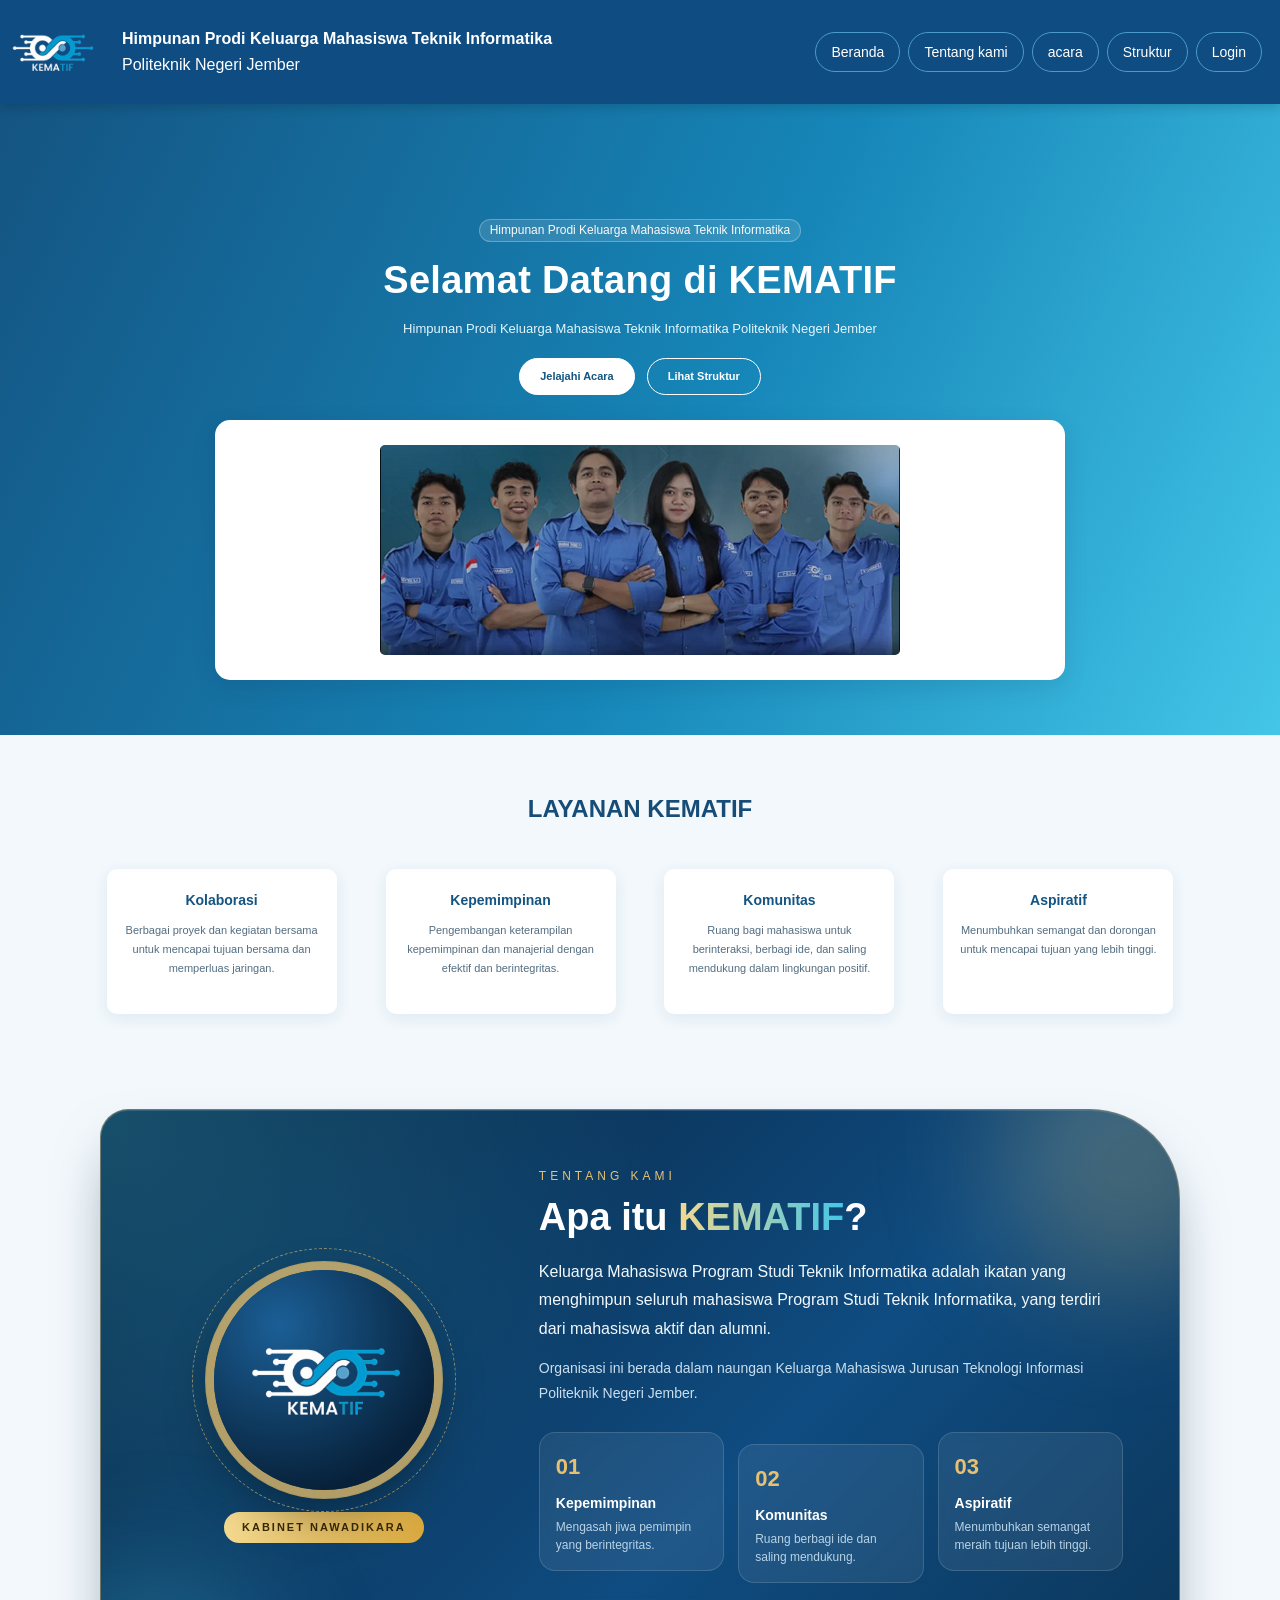
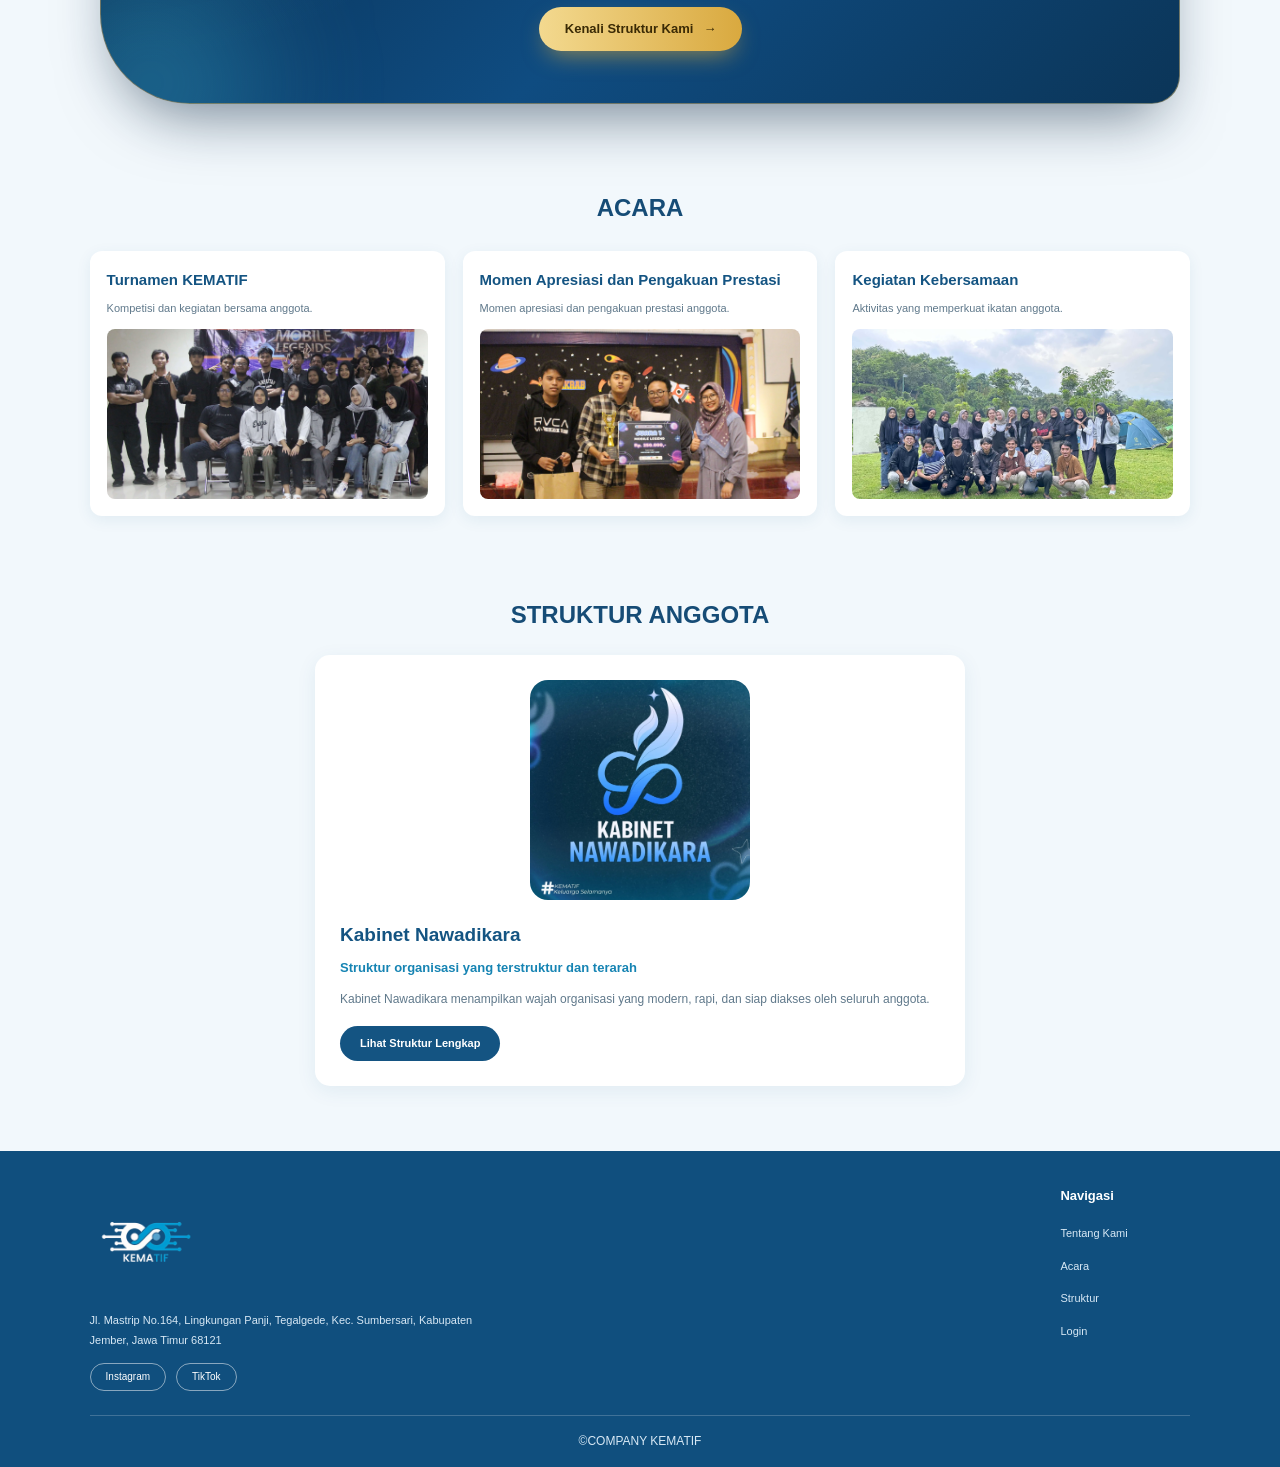
<file: index.html>
<!doctype html>
<html lang="id">
  <head>
    <meta charset="UTF-8" />
    <meta name="viewport" content="width=device-width, initial-scale=1.0" />
    <title>Company Profile KEMATIF</title>
    <link rel="stylesheet" href="css/index.css" />
  </head>
  <body>
    <header>
      <img src="assets/logo-kematif.png" alt="Logo KEMATIF" />
      <div class="judul">
        <h4>Himpunan Prodi Keluarga Mahasiswa Teknik Informatika</h4>
        <p>Politeknik Negeri Jember</p>
      </div>

      <button class="menu-toggle" id="menuToggle" aria-label="Buka menu">
        ☰
      </button>

      <nav id="navMenu">
        <ul>
          <li><a href="#beranda">Beranda</a></li>
          <li><a href="#tentang-kami">Tentang kami</a></li>
          <li><a href="#acara">acara</a></li>
          <li><a href="#struktur">Struktur</a></li>
          <li><a href="login.html">Login</a></li>
        </ul>
      </nav>
    </header>

    <main>
      <section id="beranda">
        <h2>Himpunan Prodi Keluarga Mahasiswa Teknik Informatika</h2>
        <h1>Selamat Datang di KEMATIF</h1>
        <p>
          Himpunan Prodi Keluarga Mahasiswa Teknik Informatika Politeknik Negeri
          Jember
        </p>

        <div>
          <a href="#acara">Jelajahi Acara</a>
          <a href="struktur.html">Lihat Struktur</a>
        </div>

        <div>
          <img src="assets/beranda/hero.png" alt="Foto Anggota KEMATIF" />
        </div>
      </section>

      <section>
        <h2>LAYANAN KEMATIF</h2>

        <article>
          <h3>Kolaborasi</h3>
          <p>
            Berbagai proyek dan kegiatan bersama untuk mencapai tujuan bersama
            dan memperluas jaringan.
          </p>
        </article>

        <article>
          <h3>Kepemimpinan</h3>
          <p>
            Pengembangan keterampilan kepemimpinan dan manajerial dengan efektif
            dan berintegritas.
          </p>
        </article>

        <article>
          <h3>Komunitas</h3>
          <p>
            Ruang bagi mahasiswa untuk berinteraksi, berbagi ide, dan saling
            mendukung dalam lingkungan positif.
          </p>
        </article>

        <article>
          <h3>Aspiratif</h3>
          <p>
            Menumbuhkan semangat dan dorongan untuk mencapai tujuan yang lebih
            tinggi.
          </p>
        </article>
      </section>

      <section id="tentang-kami">
        <div class="tk-card">
          <div class="tk-glow tk-glow-1"></div>
          <div class="tk-glow tk-glow-2"></div>

          <div class="tk-logo">
            <div class="tk-ring">
              <img src="assets/logo-kematif.png" alt="Logo KEMATIF" />
            </div>
            <span class="tk-badge">Kabinet Nawadikara</span>
          </div>

          <div class="tk-isi">
            <span class="tk-eyebrow">Tentang Kami</span>
            <h2>Apa itu <em>KEMATIF</em>?</h2>
            <p class="tk-lead">
              Keluarga Mahasiswa Program Studi Teknik Informatika adalah ikatan
              yang menghimpun seluruh mahasiswa Program Studi Teknik
              Informatika, yang terdiri dari mahasiswa aktif dan alumni.
            </p>
            <p>
              Organisasi ini berada dalam naungan Keluarga Mahasiswa Jurusan
              Teknologi Informasi Politeknik Negeri Jember.
            </p>

            <ul class="tk-poin">
              <li>
                <b>01</b>
                <span
                  ><strong>Kepemimpinan</strong>Mengasah jiwa pemimpin yang
                  berintegritas.</span
                >
              </li>
              <li>
                <b>02</b>
                <span
                  ><strong>Komunitas</strong>Ruang berbagi ide dan saling
                  mendukung.</span
                >
              </li>
              <li>
                <b>03</b>
                <span
                  ><strong>Aspiratif</strong>Menumbuhkan semangat meraih tujuan
                  lebih tinggi.</span
                >
              </li>
            </ul>

            <a class="tk-tombol" href="struktur.html"
              >Kenali Struktur Kami <span>→</span></a
            >
          </div>
        </div>
      </section>

      <section id="acara">
        <h2>ACARA</h2>

        <article>
          <h3>Turnamen KEMATIF</h3>
          <p>Kompetisi dan kegiatan bersama anggota.</p>
          <img src="assets/acara/acara-1.png" alt="Turnamen KEMATIF" />
        </article>

        <article>
          <h3>Momen Apresiasi dan Pengakuan Prestasi</h3>
          <p>Momen apresiasi dan pengakuan prestasi anggota.</p>
          <img src="assets/acara/acara-2.png" alt="Apresiasi Anggota" />
        </article>

        <article>
          <h3>Kegiatan Kebersamaan</h3>
          <p>Aktivitas yang memperkuat ikatan anggota.</p>
          <img src="assets/acara/acara-3.png" alt="Kegiatan Kebersamaan" />
        </article>
      </section>

      <section id="struktur">
        <h2>STRUKTUR ANGGOTA</h2>

        <article>
          <img src="assets/divisi/kabinet.jpeg" alt="Kabinet Nawadikara" />
          <h3>Kabinet Nawadikara</h3>
          <h4>Struktur organisasi yang terstruktur dan terarah</h4>
          <p>
            Kabinet Nawadikara menampilkan wajah organisasi yang modern, rapi,
            dan siap diakses oleh seluruh anggota.
          </p>
          <a href="struktur.html">Lihat Struktur Lengkap</a>
        </article>
      </section>
    </main>

    <footer>
      <div class="footer-atas">
        <div>
          <img src="assets/logo-kematif.png" alt="Logo KEMATIF" width="100" />

          <p>
            Jl. Mastrip No.164, Lingkungan Panji, Tegalgede, Kec. Sumbersari,
            Kabupaten Jember, Jawa Timur 68121
          </p>

          <div>
            <a href="https://www.instagram.com/kematif_polije/" target="_blank"
              >Instagram</a
            >
            <a href="https://www.tiktok.com/@kematif_polije" target="_blank"
              >TikTok</a
            >
          </div>
        </div>

        <div>
          <h3>Navigasi</h3>
          <ul>
            <li><a href="#tentang-kami">Tentang Kami</a></li>
            <li><a href="#acara">Acara</a></li>
            <li><a href="struktur.html">Struktur</a></li>
            <li><a href="login.html">Login</a></li>
          </ul>
        </div>
      </div>

      <p class="copyright">©COMPANY KEMATIF</p>
    </footer>

    <script src="js/index.js"></script>
  </body>
</html>
</file>
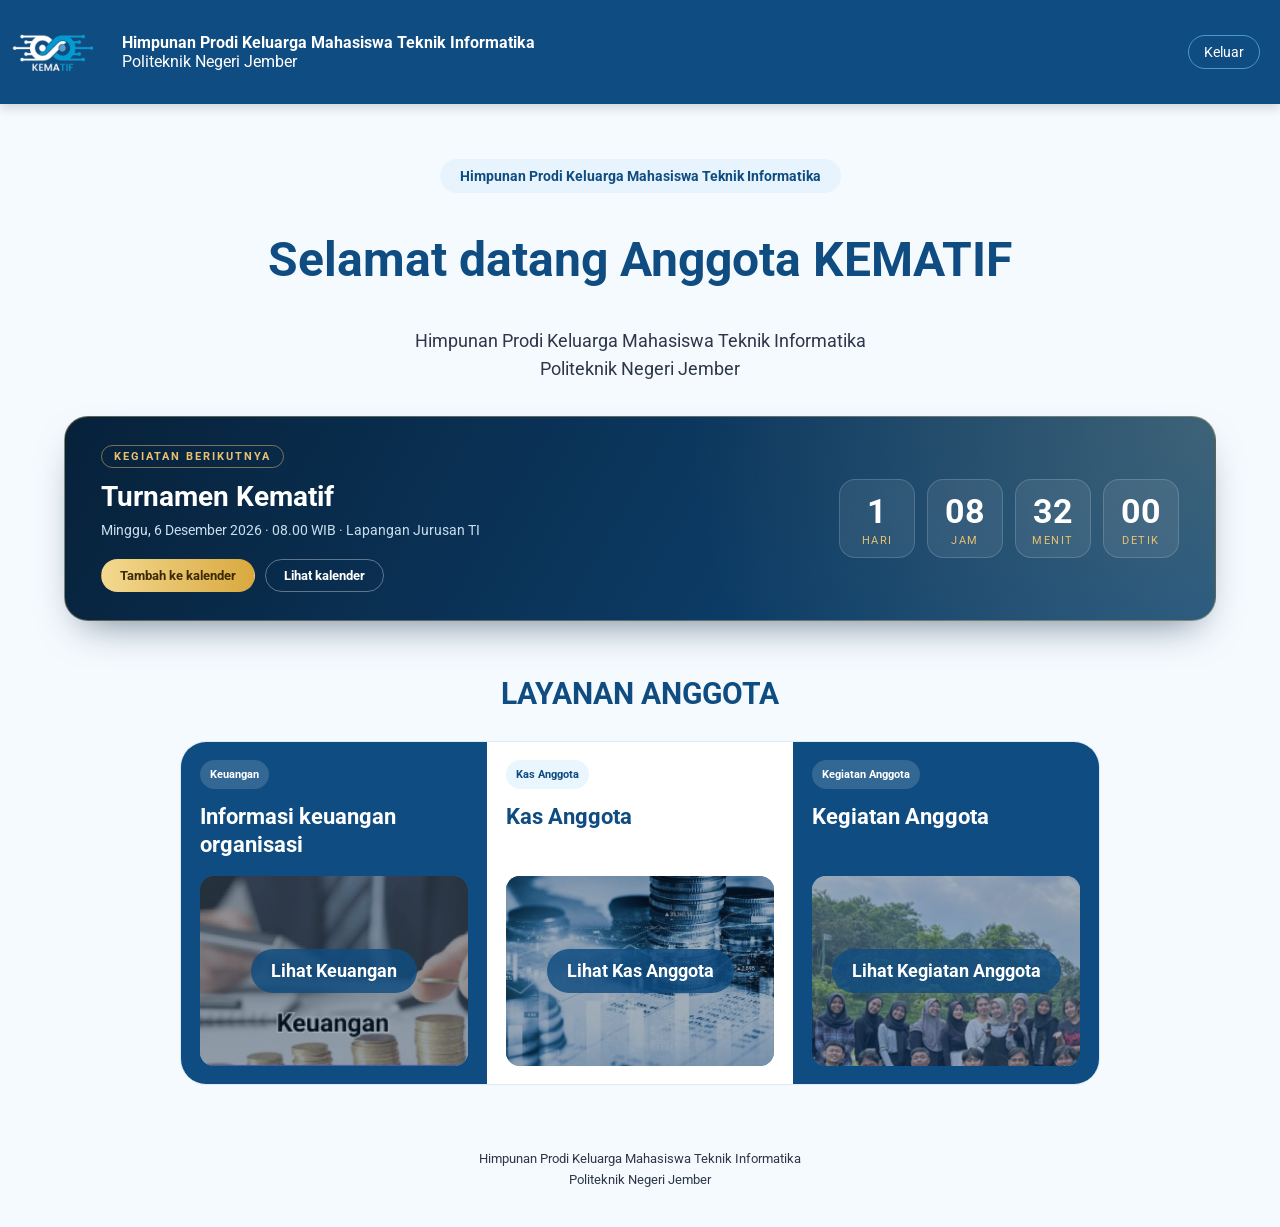
<file: beranda-anggota.html>
<!DOCTYPE html>
<html lang="id">
<head>
    <meta charset="UTF-8">
    <meta name="viewport" content="width=device-width, initial-scale=1">
    <title>Beranda Anggota KEMATIF</title>
    <link rel="stylesheet" href="css/beranda-anggota.css">
    <link rel="stylesheet" href="css/kalender.css">
</head>
<body>

   <header>
        <img src="assets/logo-kematif.png" alt="Logo KEMATIF">
        <div class="judul">
            <h4>Himpunan Prodi Keluarga Mahasiswa Teknik Informatika</h4>
            <p>Politeknik Negeri Jember</p>
        </div>
        <nav>
            <ul>
                <li><a href="index.html">Keluar</a></li>
            </ul>
        </nav>
    </header>

    <main>

        <section class="hero">
            <p class="badge-hero">Himpunan Prodi Keluarga Mahasiswa Teknik Informatika</p>
            <h1>Selamat datang Anggota KEMATIF</h1>
            <p class="sub">
                Himpunan Prodi Keluarga Mahasiswa Teknik Informatika<br>
                Politeknik Negeri Jember
            </p>
        </section>

        <div class="hm-tempat">
            <div id="hitung-mundur" data-tautan="kegiatan-anggota.html#kalender"></div>
        </div>

        <section class="layanan">
            <h2>LAYANAN ANGGOTA</h2>

            <div class="kartu-wrap">

                <article class="kartu utama">
                    <p class="label">Keuangan</p>
                    <h3>Informasi keuangan organisasi</h3>
                    <a class="foto-kartu" href="keuangan-anggota.html">
                        <img src="assets/beranda anggota/Keuangan image.png" alt="" onerror="this.style.display='none'">
                        <span class="teks-tengah">Lihat Keuangan</span>
                    </a>
                    <p class="deskripsi">
                        Pantau informasi pemasukan, pengeluaran, dan saldo
                        keuangan organisasi.
                    </p>
                </article>

                <article class="kartu">
                    <p class="label">Kas Anggota</p>
                    <h3>Kas Anggota</h3>
                    <a class="foto-kartu" href="kas-anggota.html">
                        <img src="assets/beranda anggota/kas anggota.jpeg" alt="" onerror="this.style.display='none'">
                        <span class="teks-tengah">Lihat Kas Anggota</span>
                    </a>
                    <p class="deskripsi">
                        Lihat informasi pembayaran dan riwayat kas anggota KEMATIF.
                    </p>
                </article>

                <article class="kartu utama">
                    <p class="label">Kegiatan Anggota</p>
                    <h3>Kegiatan Anggota</h3>
                    <a class="foto-kartu" href="kegiatan-anggota.html">
                        <img src="assets/beranda anggota/Kegiatan anggota image.png" alt="" onerror="this.style.display='none'">
                        <span class="teks-tengah">Lihat Kegiatan Anggota</span>
                    </a>
                    <p class="deskripsi">
                        Informasi berbagai kegiatan dan aktivitas anggota KEMATIF.
                    </p>
                </article>

            </div>
        </section>

    </main>

    <footer>
        <p>Himpunan Prodi Keluarga Mahasiswa Teknik Informatika</p>
        <p>Politeknik Negeri Jember</p>
    </footer>

    <script src="js/data-kegiatan.js"></script>
    <script src="js/kalender.js"></script>
    <script src="js/beranda-anggota.js"></script>
</body>
</html>
</file>
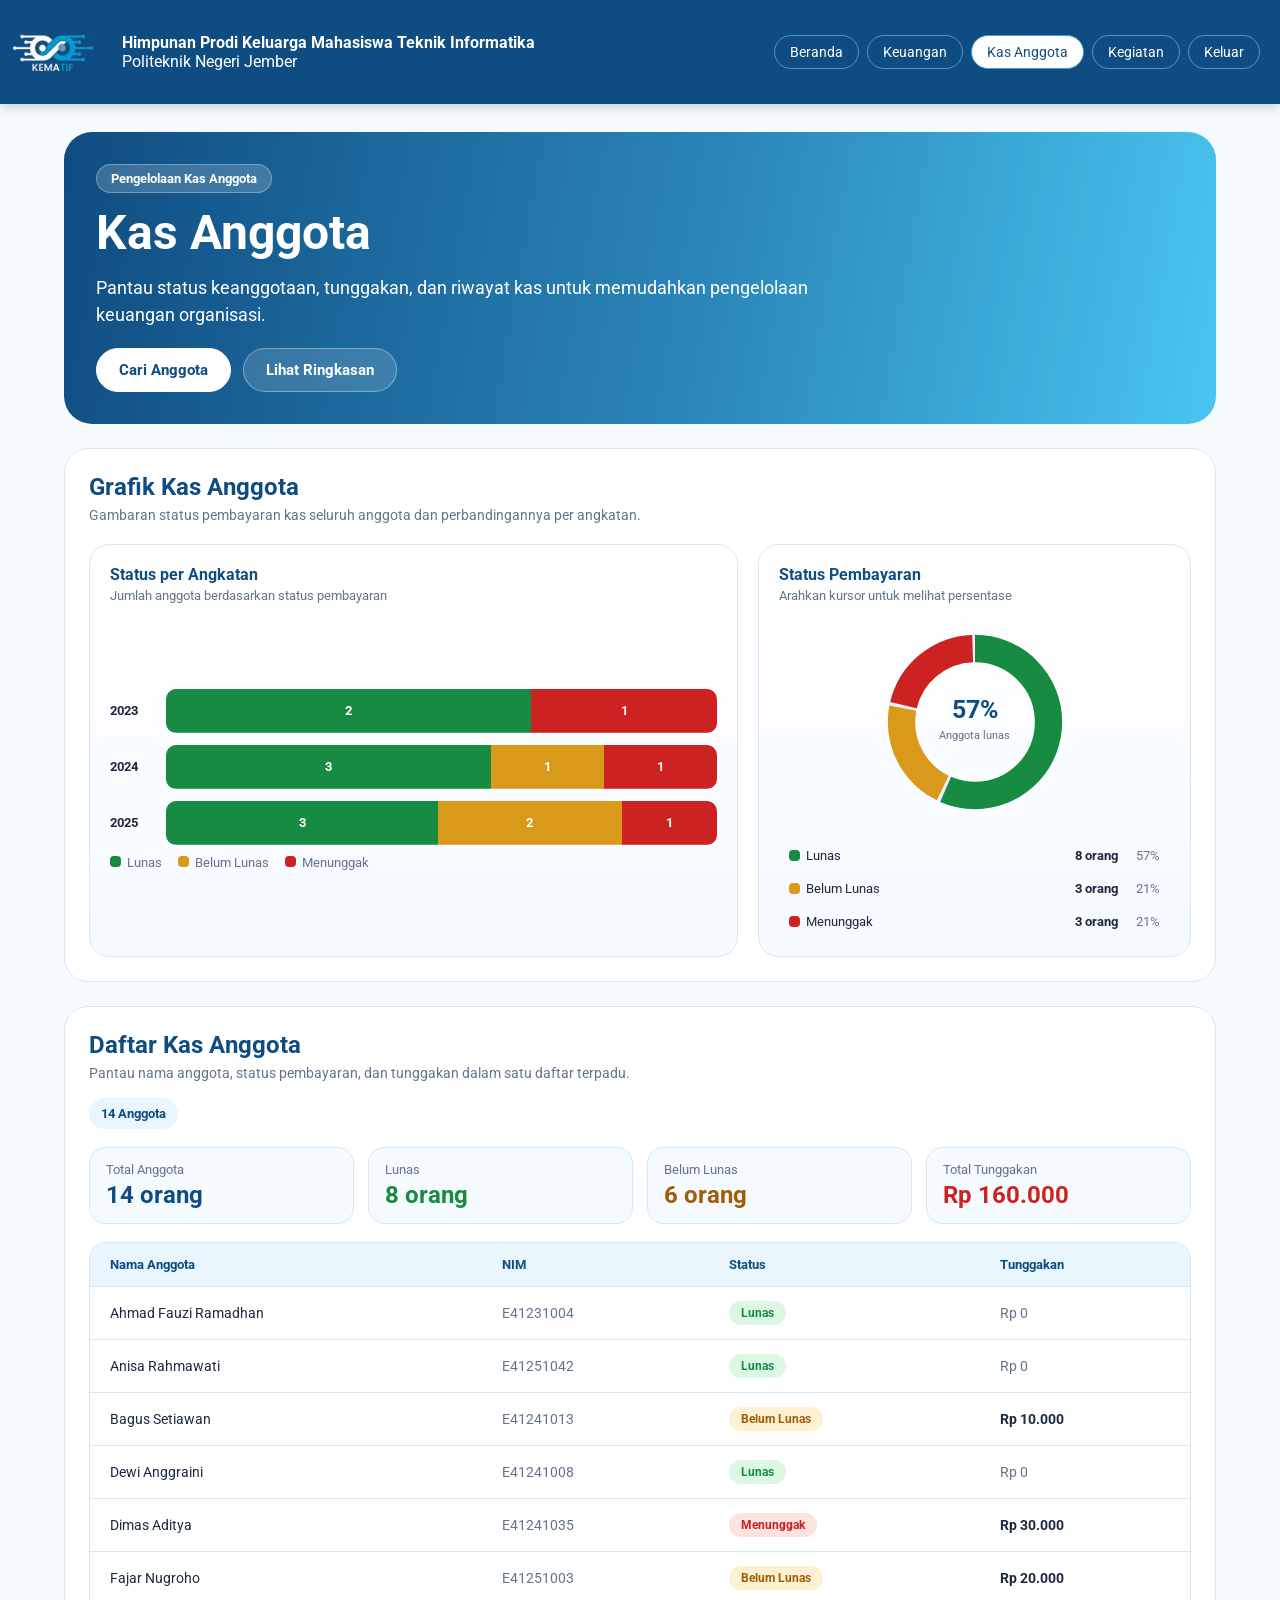
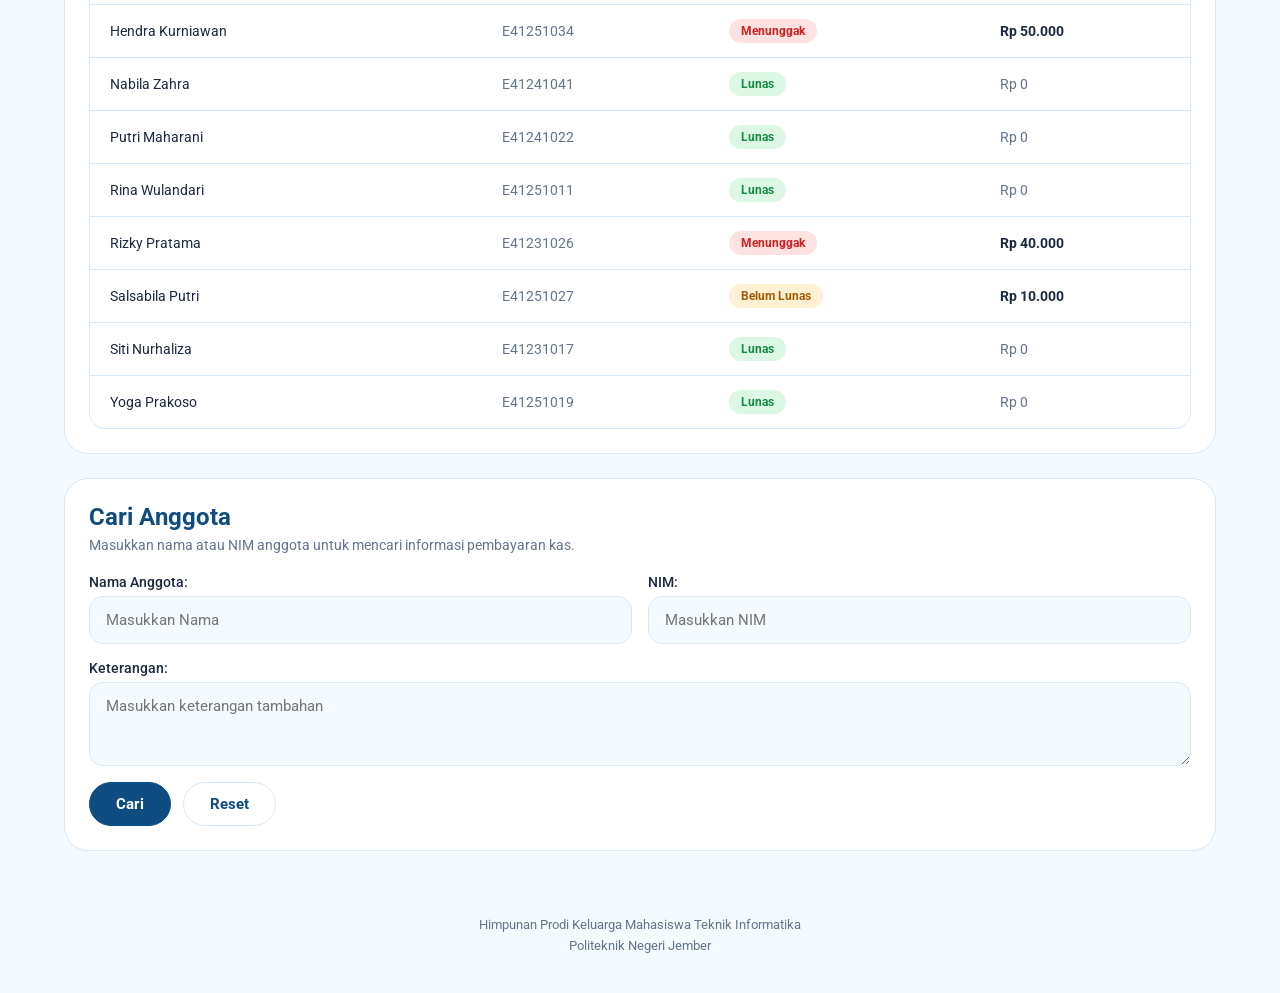
<file: kas-anggota.html>
<!DOCTYPE html>
<html lang="id">
<head>
    <meta charset="UTF-8">
    <meta name="viewport" content="width=device-width, initial-scale=1">
    <title>Kas Anggota - KEMATIF</title>
    <link rel="stylesheet" href="css/kas-anggota.css">
    <link rel="stylesheet" href="css/grafik.css">
</head>
<body>

    <header>
      <img src="assets/logo-kematif.png" alt="Logo KEMATIF" />
      <div class="judul">
        <h4>Himpunan Prodi Keluarga Mahasiswa Teknik Informatika</h4>
        <p>Politeknik Negeri Jember</p>
      </div>

       <button class="menu-toggle" id="menuToggle" aria-label="Buka menu">☰</button>

      <nav id="navMenu">
        <ul>
          <li><a href="beranda-anggota.html">Beranda</a></li>
          <li><a href="keuangan-anggota.html">Keuangan</a></li>
          <li><a class="a-open" href="kas-anggota.html">Kas Anggota</a></li>
          <li><a href="kegiatan-anggota.html">Kegiatan</a></li>
          <li><a href="index.html">Keluar</a></li>
        </ul>
      </nav>
    </header>

    <hr>

    <main>

        <section class="hero">
            <p>Pengelolaan Kas Anggota</p>
            <h1>Kas Anggota</h1>
            <p>
                Pantau status keanggotaan, tunggakan, dan riwayat kas
                untuk memudahkan pengelolaan keuangan organisasi.
            </p>

            <div class="hero-aksi">
                <a href="#cari">Cari Anggota</a>
                <a href="#daftar">Lihat Ringkasan</a>
            </div>
        </section>

        <hr>

        <section class="panel" id="grafik-kas">
            <h2>Grafik Kas Anggota</h2>
            <p>Gambaran status pembayaran kas seluruh anggota dan perbandingannya per angkatan.</p>

            <div class="g-grid">
                <div class="g-kartu">
                    <h3>Status per Angkatan</h3>
                    <p class="g-ket">Jumlah anggota berdasarkan status pembayaran</p>
                    <div id="grafik-kas-angkatan"></div>
                </div>

                <div class="g-kartu">
                    <h3>Status Pembayaran</h3>
                    <p class="g-ket">Arahkan kursor untuk melihat persentase</p>
                    <div id="grafik-kas-donut"></div>
                </div>
            </div>
        </section>

        <hr>

        <section id="daftar" class="panel">
            <h2>Daftar Kas Anggota</h2>
            <p>
                Pantau nama anggota, status pembayaran, dan tunggakan
                dalam satu daftar terpadu.
            </p>

            <p class="badge" id="jumlah">0 Anggota</p>

            <div class="ringkasan" id="ringkasan-kas"></div>

            <div class="tabel-wrap">
                <table>
                    <thead>
                        <tr>
                            <th>Nama Anggota</th>
                            <th>NIM</th>
                            <th>Status</th>
                            <th>Tunggakan</th>
                        </tr>
                    </thead>
                    <tbody id="isi-tabel"></tbody>
                </table>
            </div>
        </section>

        <hr>

        <section id="cari" class="panel">
            <h2>Cari Anggota</h2>
            <p>
                Masukkan nama atau NIM anggota untuk mencari informasi
                pembayaran kas.
            </p>

            <form class="form-cari" id="form-cari">
                <p>
                    <label for="nama">Nama Anggota:</label>
                    <input type="text" id="nama" name="nama" placeholder="Masukkan Nama">
                </p>

                <p>
                    <label for="nim">NIM:</label>
                    <input type="text" id="nim" name="nim" placeholder="Masukkan NIM">
                </p>

                <p class="penuh">
                    <label for="catatan">Keterangan:</label>
                    <textarea id="catatan" name="catatan" rows="3" placeholder="Masukkan keterangan tambahan"></textarea>
                </p>

                <div class="form-aksi">
                    <button type="submit">Cari</button>
                    <button type="reset">Reset</button>
                </div>
            </form>
        </section>
    </main>

    <footer>
        <p>Himpunan Prodi Keluarga Mahasiswa Teknik Informatika</p>
        <p>Politeknik Negeri Jember</p>
    </footer>

    <script src="js/kas-anggota.js"></script>
    <script src="js/grafik.js"></script>
</body>
</html>
</file>
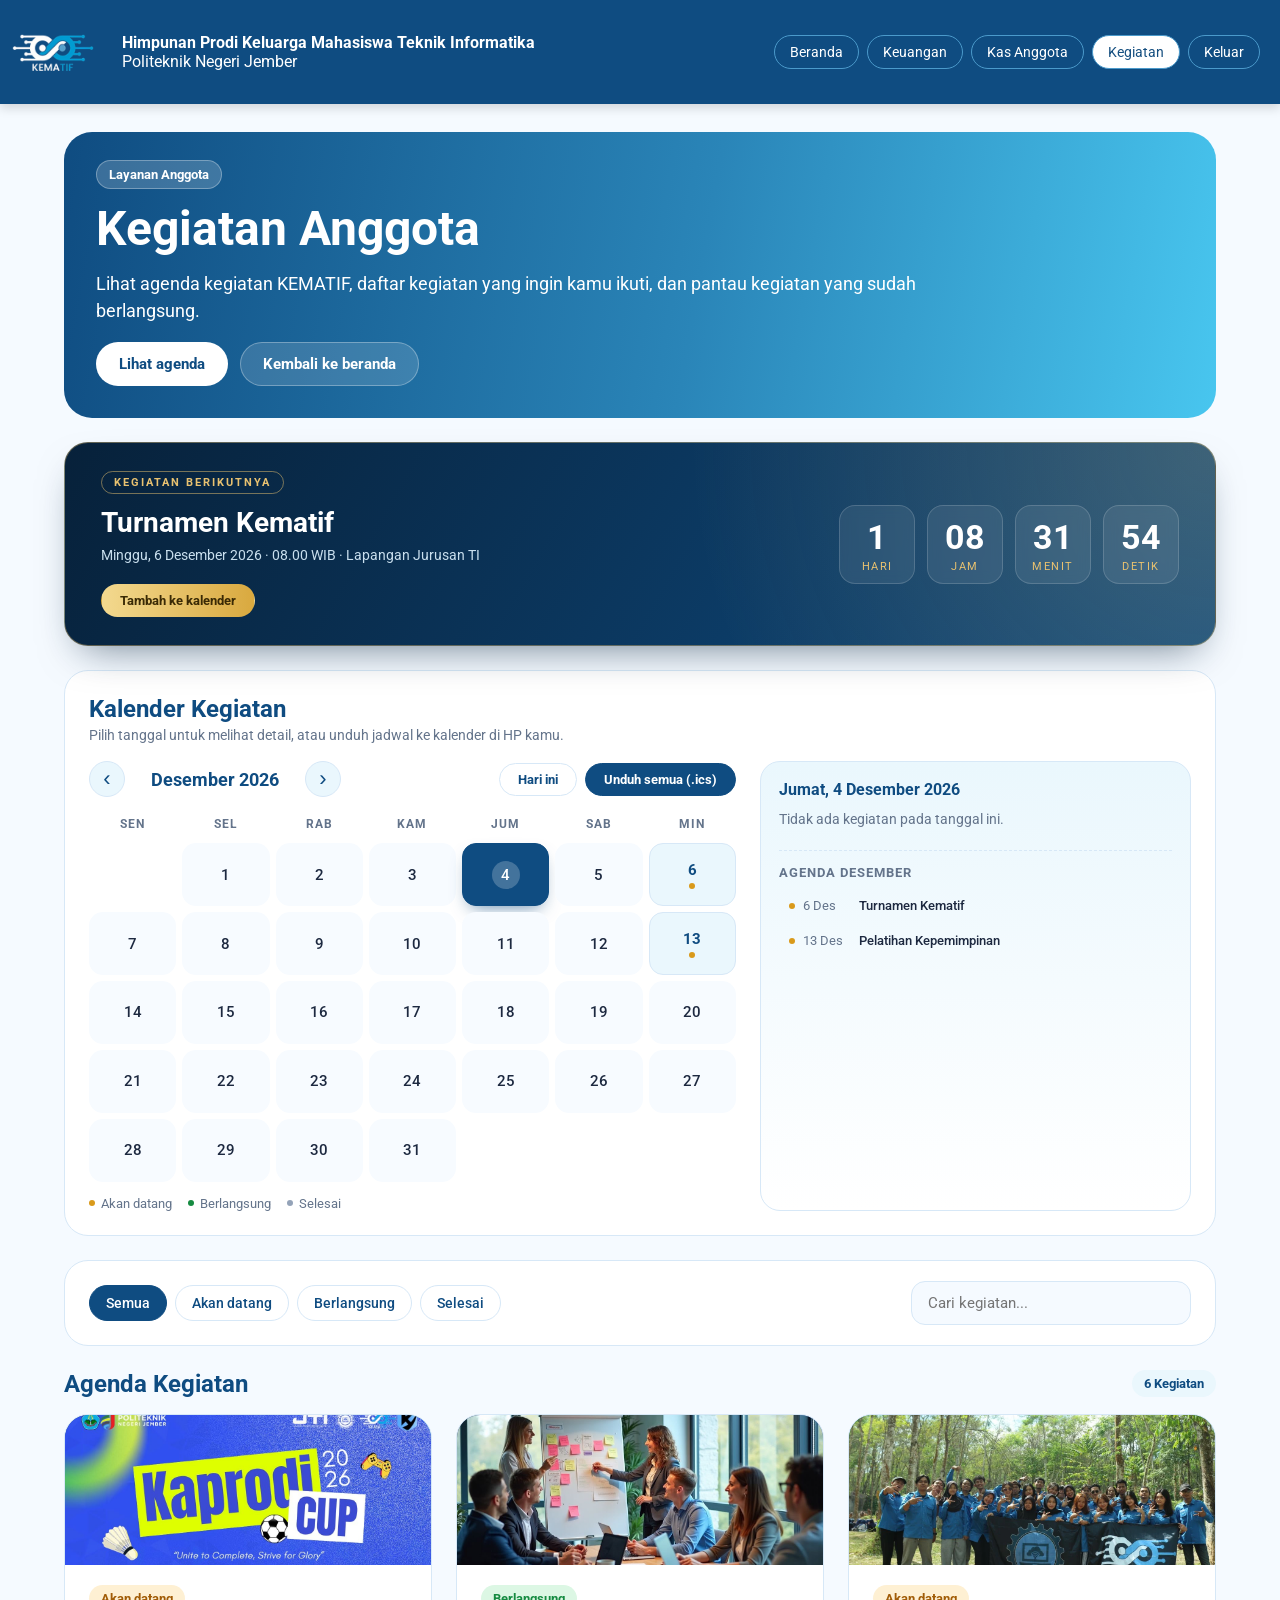
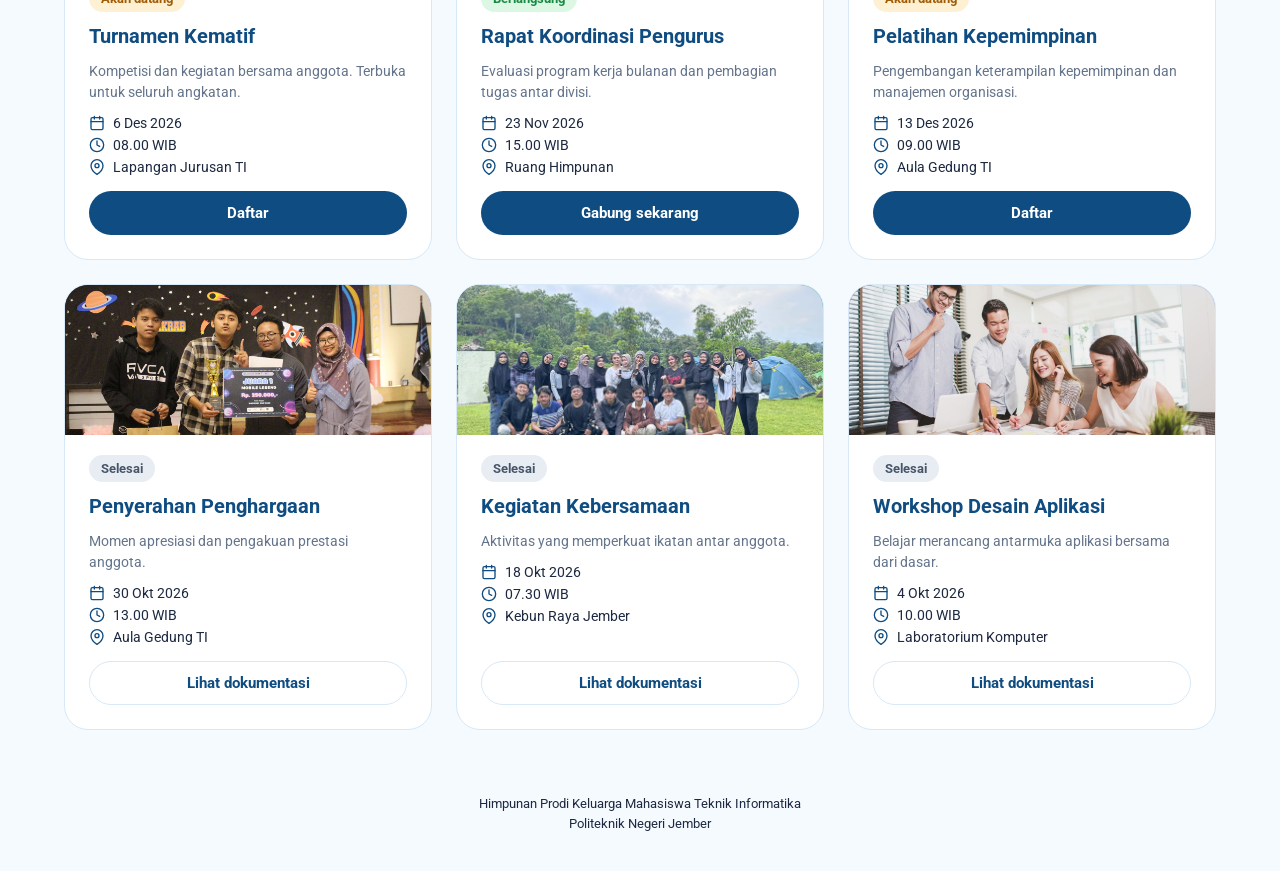
<file: kegiatan-anggota.html>
<!DOCTYPE html>
<html lang="id">
<head>
<meta charset="UTF-8">
<meta name="viewport" content="width=device-width, initial-scale=1">
<title>Kegiatan Anggota - KEMATIF</title>
<link rel="preconnect" href="https://fonts.googleapis.com">
<link rel="preconnect" href="https://fonts.gstatic.com" crossorigin>
<link href="https://fonts.googleapis.com/css2?family=Roboto:wght@400;500;700&display=swap" rel="stylesheet">
<link rel="stylesheet" href="css/kalender.css">
<link rel="stylesheet" href="css/kegiatan-anggota.css">
</head>
<body>


<header>
    <img src="assets/logo-kematif.png" alt="Logo KEMATIF" />
    <div class="judul">
      <h4>Himpunan Prodi Keluarga Mahasiswa Teknik Informatika</h4>
      <p>Politeknik Negeri Jember</p>
    </div>

      <button class="menu-toggle" id="menuToggle" aria-label="Buka menu">☰</button>

    <nav id="navMenu">
      <ul>
        <li><a href="beranda-anggota.html">Beranda</a></li>
        <li><a href="keuangan-anggota.html">Keuangan</a></li>
        <li><a href="kas-anggota.html">Kas Anggota</a></li>
        <li><a class="a-open" href="kegiatan-anggota.html">Kegiatan</a></li>
        <li><a href="index.html">Keluar</a></li>
      </ul>
    </nav>
  </header>

  <main>
    <section class="hero">
      <span class="pill">Layanan Anggota</span>
      <h1>Kegiatan Anggota</h1>
      <p>Lihat agenda kegiatan KEMATIF, daftar kegiatan yang ingin kamu ikuti, dan pantau kegiatan yang sudah berlangsung.</p>
      <div class="hero-actions">
        <button class="btn btn-white" id="btn-agenda" type="button">Lihat agenda</button>
        <a class="btn btn-glass" href="beranda-anggota.html">Kembali ke beranda</a>
      </div>
    </section>

    <div id="hitung-mundur"></div>

    <section id="kalender" class="kal-bungkus" aria-label="Kalender kegiatan">
      <h2>Kalender Kegiatan</h2>
      <p>Pilih tanggal untuk melihat detail, atau unduh jadwal ke kalender di HP kamu.</p>
      <div id="kalender-kegiatan"></div>
    </section>

    <section class="card toolbar" aria-label="Filter kegiatan">
      <div class="chips" role="group" aria-label="Status kegiatan">
        <button class="chip on" data-status="semua" type="button">Semua</button>
        <button class="chip" data-status="soon" type="button">Akan datang</button>
        <button class="chip" data-status="now" type="button">Berlangsung</button>
        <button class="chip" data-status="done" type="button">Selesai</button>
      </div>
      <input class="search" id="cari" type="search" placeholder="Cari kegiatan..." aria-label="Cari kegiatan">
    </section>

    <section id="agenda" aria-label="Daftar kegiatan">
      <div class="head" style="margin-bottom:16px">
        <h2>Agenda Kegiatan</h2>
        <span class="pill count" id="jumlah">6 Kegiatan</span>
      </div>
      <div class="grid" id="grid"></div>
      <div class="empty" id="empty"><strong>Kegiatan tidak ditemukan</strong>Coba ganti filter atau kata kunci pencarian.</div>
    </section>
  </main>

  <footer>
        <p>Himpunan Prodi Keluarga Mahasiswa Teknik Informatika</p>
        <p>Politeknik Negeri Jember</p>
  </footer>

<div class="toast" id="toast" role="status" aria-live="polite"></div>

<script src="js/data-kegiatan.js"></script>
<script src="js/kalender.js"></script>
<script src="js/kegiatan-anggota.js"></script>
</body>
</html>
</file>
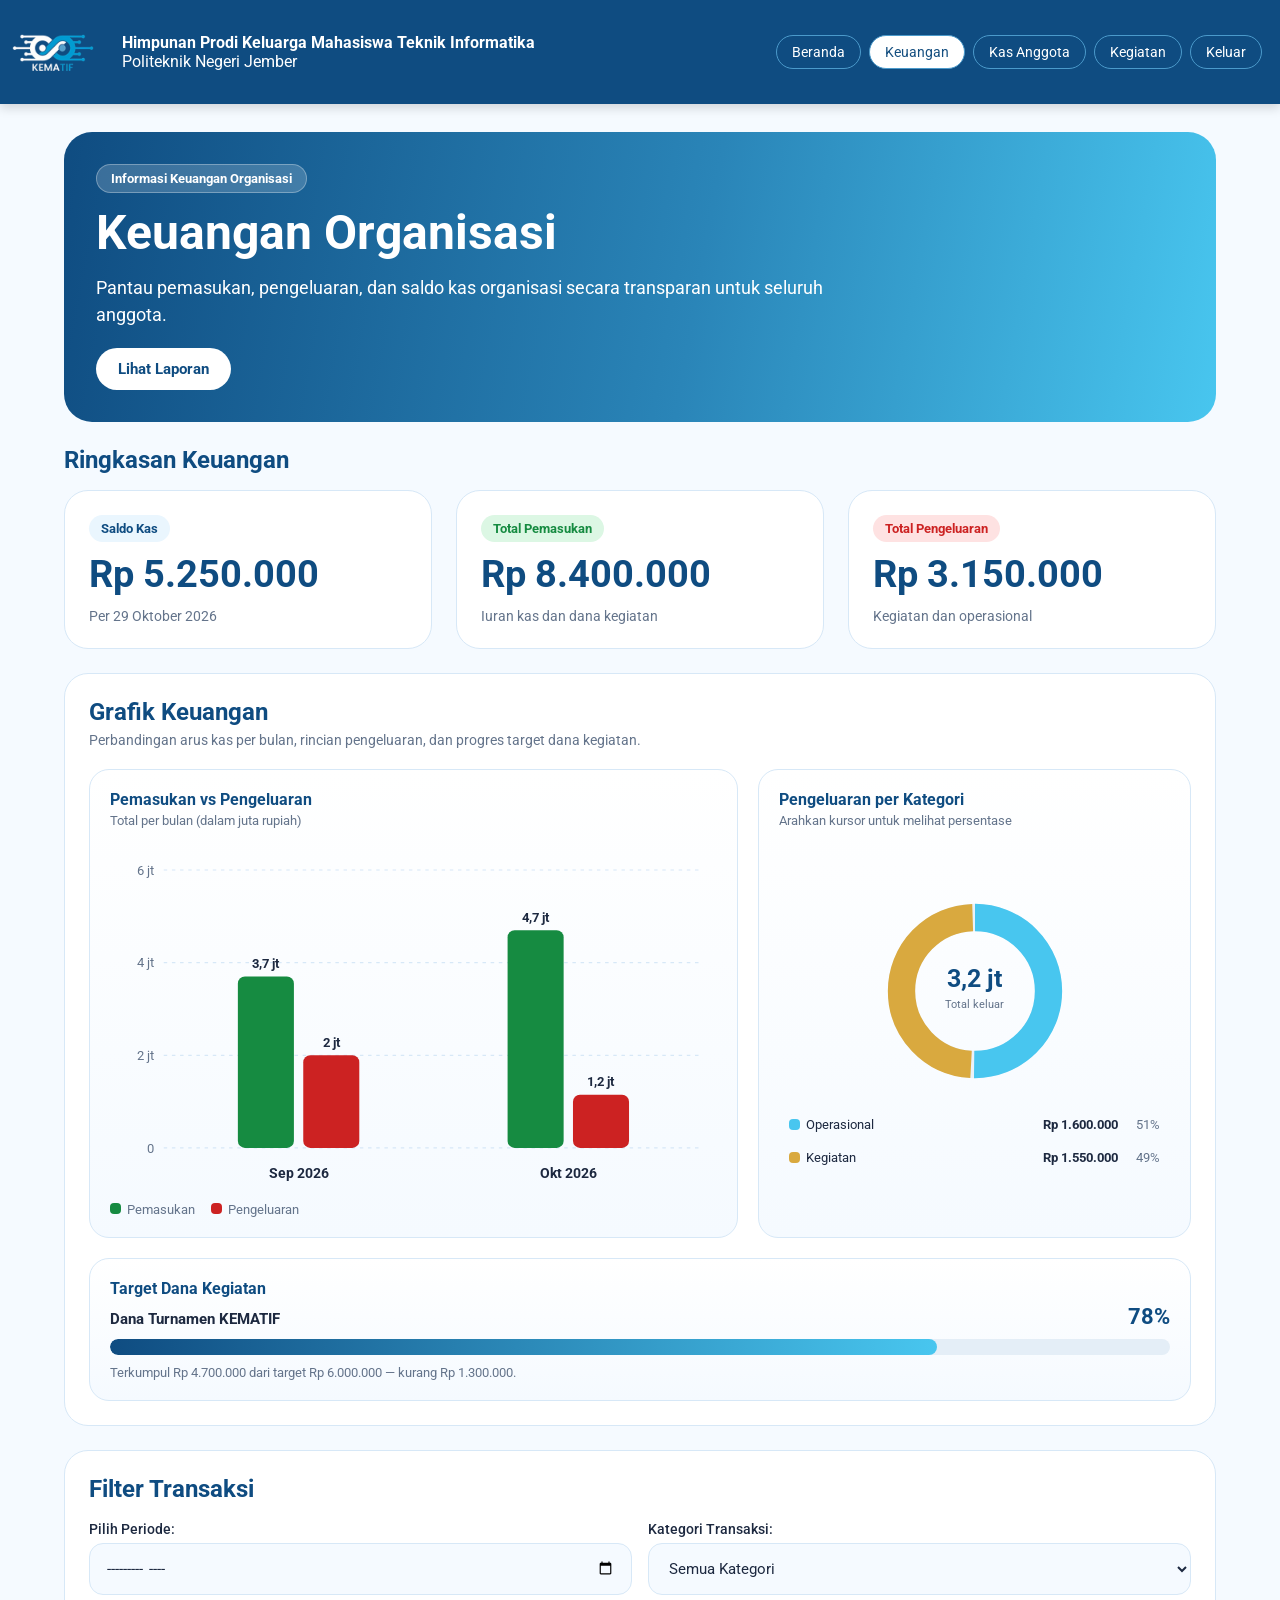
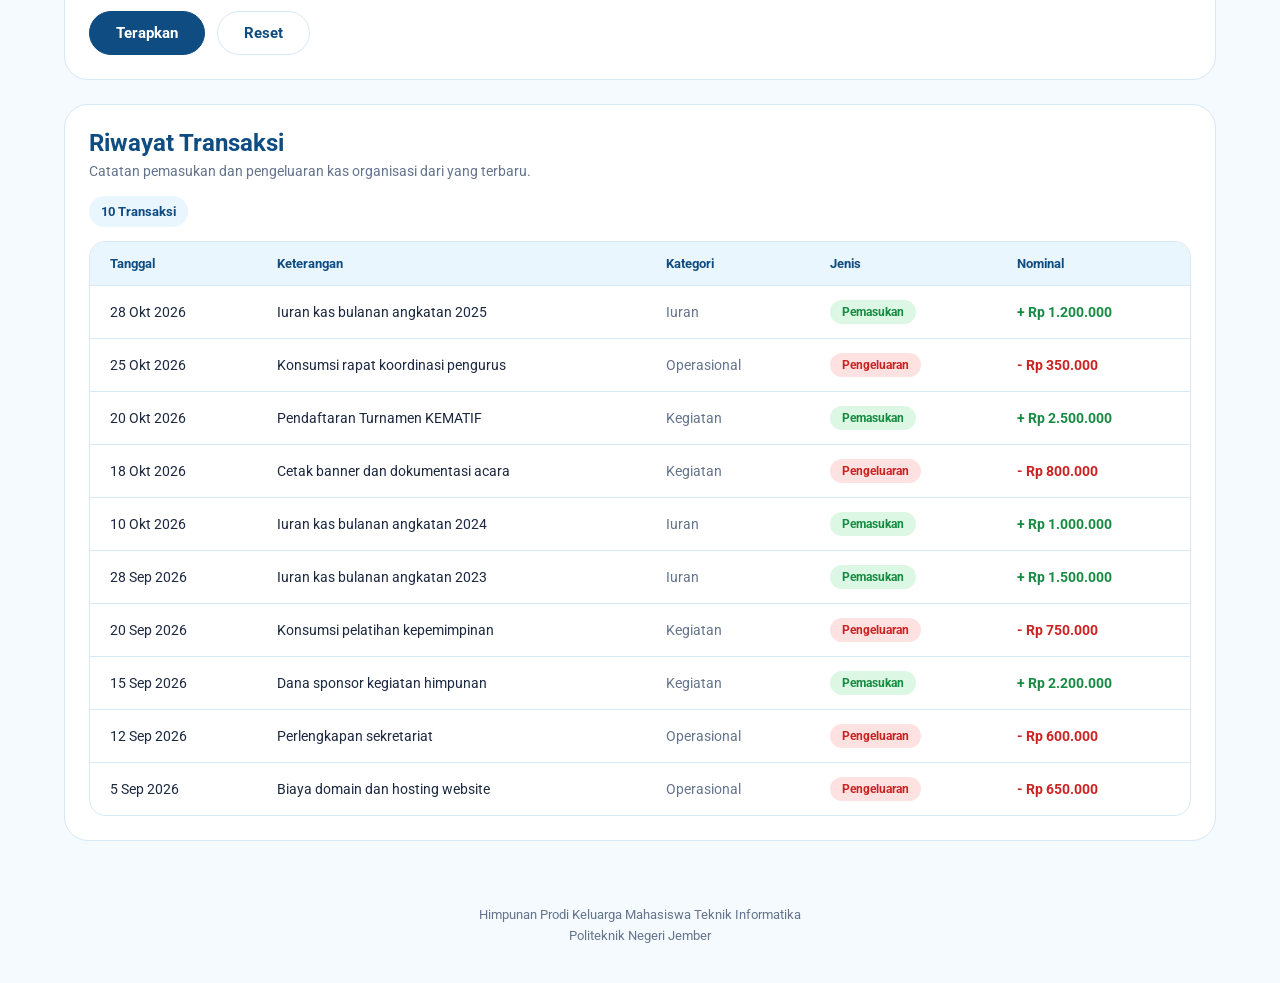
<file: keuangan-anggota.html>
<!DOCTYPE html>
<html lang="id">
<head>
    <meta charset="UTF-8">
    <meta name="viewport" content="width=device-width, initial-scale=1">
    <title>Keuangan Organisasi - KEMATIF</title>
    <link rel="stylesheet" href="css/keuangan-anggota.css">
    <link rel="stylesheet" href="css/grafik.css">
</head>
<body>

    <header>
      <img src="assets/logo-kematif.png" alt="Logo KEMATIF" />
      <div class="judul">
        <h4>Himpunan Prodi Keluarga Mahasiswa Teknik Informatika</h4>
        <p>Politeknik Negeri Jember</p>
      </div>

       <button class="menu-toggle" id="menuToggle" aria-label="Buka menu">☰</button>

      <nav id="navMenu">
        <ul>
          <li><a href="beranda-anggota.html">Beranda</a></li>
          <li><a class="a-open" href="keuangan-anggota.html">Keuangan</a></li>
          <li><a href="kas-anggota.html">Kas Anggota</a></li>
          <li><a href="kegiatan-anggota.html">Kegiatan</a></li>
          <li><a href="index.html">Keluar</a></li>
        </ul>
      </nav>
    </header>

    <hr>

    <main>

        <section class="hero">
            <p>Informasi Keuangan Organisasi</p>
            <h1>Keuangan Organisasi</h1>

            <p>
                Pantau pemasukan, pengeluaran, dan saldo kas organisasi
                secara transparan untuk seluruh anggota.
            </p>

            <a href="#riwayat">Lihat Laporan</a>
        </section>

        <hr>

        <section class="bagian">
            <h2>Ringkasan Keuangan</h2>

            <div class="kartu-grid">
                <article class="kartu saldo">
                    <h3>Saldo Kas</h3>
                    <p><strong id="saldo">Rp 0</strong></p>
                    <p id="per-tanggal"></p>
                </article>

                <article class="kartu masuk">
                    <h3>Total Pemasukan</h3>
                    <p><strong id="total-pemasukan">Rp 0</strong></p>
                    <p>Iuran kas dan dana kegiatan</p>
                </article>

                <article class="kartu keluar">
                    <h3>Total Pengeluaran</h3>
                    <p><strong id="total-pengeluaran">Rp 0</strong></p>
                    <p>Kegiatan dan operasional</p>
                </article>
            </div>
        </section>

        <hr>

        <section class="panel" id="grafik-keuangan">
            <h2>Grafik Keuangan</h2>
            <p>Perbandingan arus kas per bulan, rincian pengeluaran, dan progres target dana kegiatan.</p>

            <div class="g-grid">
                <div class="g-kartu">
                    <h3>Pemasukan vs Pengeluaran</h3>
                    <p class="g-ket">Total per bulan (dalam juta rupiah)</p>
                    <div id="grafik-batang"></div>
                </div>

                <div class="g-kartu">
                    <h3>Pengeluaran per Kategori</h3>
                    <p class="g-ket">Arahkan kursor untuk melihat persentase</p>
                    <div id="grafik-donut"></div>
                </div>

                <div class="g-kartu lebar">
                    <h3>Target Dana Kegiatan</h3>
                    <div id="grafik-target"></div>
                </div>
            </div>
        </section>

        <hr>

        <section class="panel">
            <h2>Filter Transaksi</h2>

            <form class="form-filter" id="form-filter">
                <p>
                    <label for="periode">Pilih Periode:</label>
                    <input type="month" id="periode" name="periode">
                </p>

                <p>
                    <label for="kategori">Kategori Transaksi:</label>
                    <select id="kategori" name="kategori">
                        <option value="">Semua Kategori</option>
                        <option value="iuran">Iuran</option>
                        <option value="operasional">Operasional</option>
                        <option value="kegiatan">Kegiatan</option>
                    </select>
                </p>

                <div class="form-aksi">
                    <button type="submit">Terapkan</button>
                    <button type="reset">Reset</button>
                </div>
            </form>
        </section>

        <hr>

        <section id="riwayat" class="panel">
            <h2>Riwayat Transaksi</h2>

            <p>
                Catatan pemasukan dan pengeluaran kas organisasi
                dari yang terbaru.
            </p>

            <p class="badge" id="jumlah">0 Transaksi</p>

            <div class="tabel-wrap">
                <table>
                    <thead>
                        <tr>
                            <th>Tanggal</th>
                            <th>Keterangan</th>
                            <th>Kategori</th>
                            <th>Jenis</th>
                            <th>Nominal</th>
                        </tr>
                    </thead>
                    <tbody id="isi-tabel"></tbody>
                </table>
            </div>
        </section>

    </main>

    <hr>

    <footer>
        <p>Himpunan Prodi Keluarga Mahasiswa Teknik Informatika</p>
        <p>Politeknik Negeri Jember</p>
    </footer>

    <script src="js/keuangan-anggota.js"></script>
    <script src="js/grafik.js"></script>
</body>
</html>
</file>
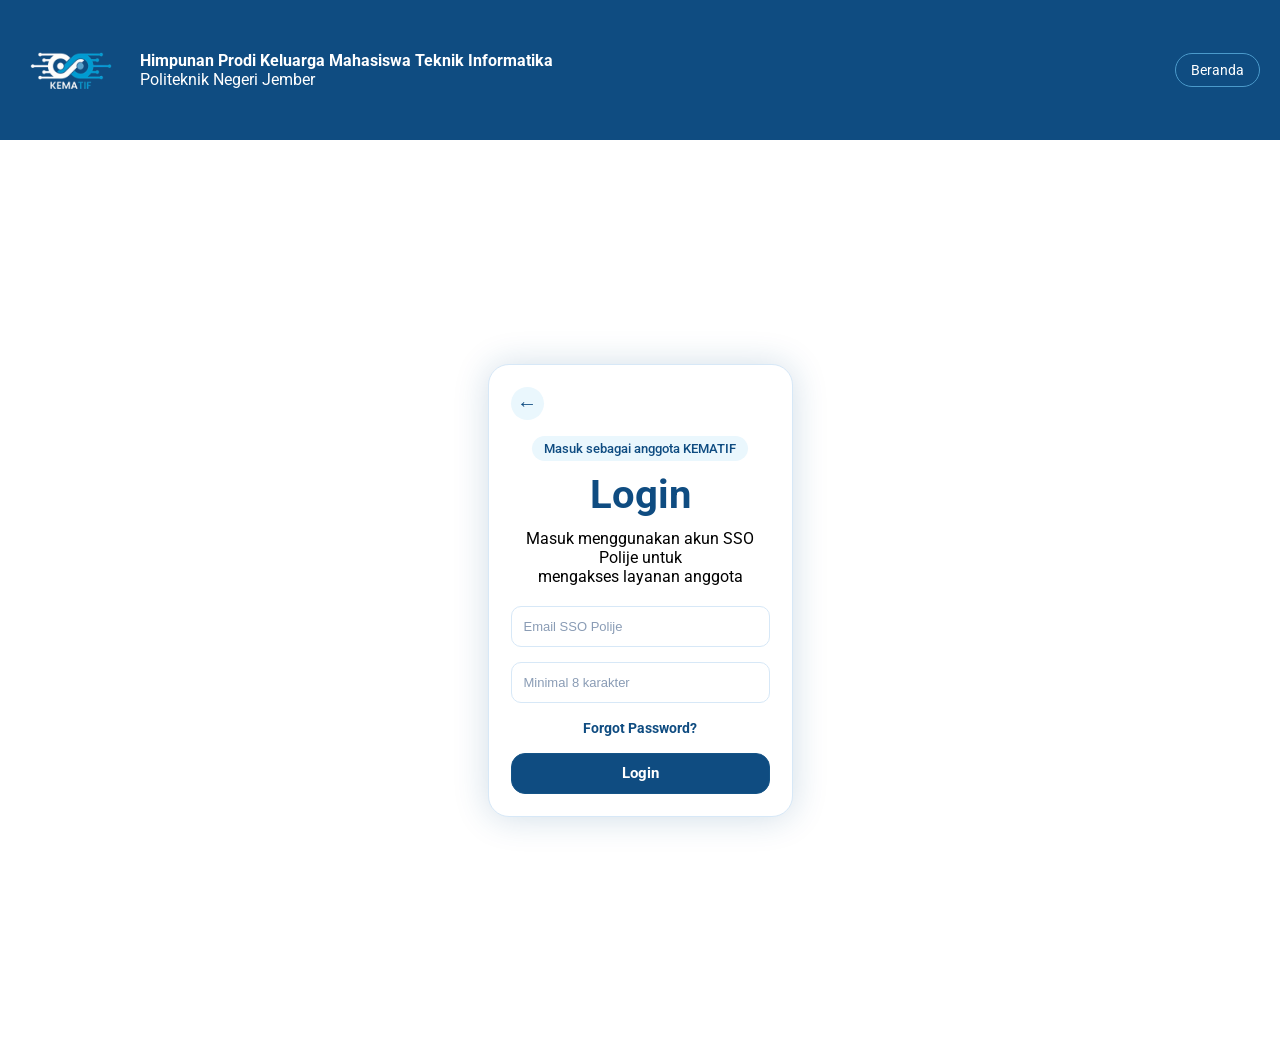
<file: login.html>
<!doctype html>
<html lang="id">
  <head>
    <meta charset="UTF-8" />
    <meta name="viewport" content="width=device-width, initial-scale=1.0" />
    <title>Login Anggota</title>
    <link rel="stylesheet" href="css/login.css" />
    <link rel="preconnect" href="https://fonts.googleapis.com" />
    <link rel="preconnect" href="https://fonts.gstatic.com" crossorigin />
    <link
      href="https://fonts.googleapis.com/css2?family=Plus+Jakarta+Sans:ital,wght@0,200..800;1,200..800&display=swap"
      rel="stylesheet"
    />
  </head>
  <body>
    <header>
      <img src="assets/logo-kematif.png" alt="Logo KEMATIF" />
      <div class="judul">
        <h4>Himpunan Prodi Keluarga Mahasiswa Teknik Informatika</h4>
        <p>Politeknik Negeri Jember</p>
      </div>
      <nav>
        <ul>
          <li><a href="index.html">Beranda</a></li>
        </ul>
      </nav>
    </header>

    <main>
      <section>
        <div class="tombol-kembali">
          <a href="index.html" style="text-decoration: none">←</a>
        </div>

        <div class="login-header">
          <span>Masuk sebagai anggota KEMATIF</span>

          <h1>Login</h1>

          <p>
            Masuk menggunakan akun SSO Polije untuk<br />mengakses layanan
            anggota
          </p>
        </div>

        <form id="form-login">
          <div class="form-grub">
            <input
              type="email"
              name="email"
              placeholder="Email SSO Polije"
              required
            />
          </div>

          <div class="form-grub">
            <input
              type="password"
              name="password"
              placeholder="Minimal 8 karakter"
              minlength="8"
              required
            />
          </div>

          <div class="lupa-password">
            <a href="#">Forgot Password?</a>
          </div>

          <button type="submit" class="login-button">Login</button>
        </form>
      </section>
    </main>

    <script>
      document
        .getElementById("form-login")
        .addEventListener("submit", function (e) {
          e.preventDefault();
          window.location.href = "beranda-anggota.html";
        });
    </script>
  </body>
</html>
</file>
<file: css/index.css>
* {
  margin: 0;
  padding: 0;
  box-sizing: border-box;
}

html {
  scroll-behavior: smooth;
  scroll-padding-top: 80px;
}

body {
  width: 100%;
  min-height: 100vh;
  font-family: Arial, Helvetica, sans-serif;
  background-color: #f2f8fc;
  color: #164c76;
  overflow-x: hidden;
  line-height: 1.6;
}

a {
  text-decoration: none;
  color: inherit;
  transition: all 0.3s ease;
}

img {
  max-width: 100%;
  display: block;
  object-fit: cover;
}

button,
a {
  -webkit-tap-highlight-color: transparent;
}

header {
  position: sticky;
  top: 0;
  z-index: 1000;
  box-shadow: 0 4px 10px rgba(0, 0, 0, 0.15);
  background-color: #0f4c81;
  display: flex;
  align-items: center;
  gap: 20px;
  min-height: 75px;
  padding: 2px;
}

.menu-toggle {
  display: none;
  margin-left: auto;
  background: none;
  border: 1px solid #4b9acb;
  border-radius: 8px;
  color: white;
  font-size: 24px;
  padding: 4px 12px;
  cursor: pointer;
}
header img {
  width: 100px;
  height: auto;
}

.judul {
  color: white;
}

.judul h4 {
  margin: 0;
}

.judul p {
  margin-top: 0;
}

nav {
  margin-left: auto;
}
nav ul {
  display: flex;
  align-items: center;
  gap: 8px;
  list-style: none;
  margin: 0;
  padding: 0;
  margin-right: 16px;
}

nav ul li a {
  display: block;
  text-decoration: none;
  color: white;
  border: 1px solid #4b9acb;
  border-radius: 25px;
  padding: 8px 15px;
  font-size: 14px;
  transition: 0.3s;
}

nav ul li a:hover {
  background-color: white;
  color: #154f80;
}

main {
  width: 100%;
}

main section {
  width: 100%;
  padding: 65px 7%;
  text-align: center;
}

main > section:first-child {
  min-height: 510px;
  padding: 115px 7% 55px;

  display: flex;
  flex-direction: column;
  align-items: center;
  justify-content: center;

  background: linear-gradient(115deg, #145482 0%, #1686b8 55%, #43c6e8 100%);

  color: white;
}

/* Judul kecil */

main > section:first-child h2 {
  font-size: 12px;
  font-weight: 500;
  margin-bottom: 8px;
  color: #fafafa;
  background-color: rgba(255, 255, 255, 0.12);
  border: 1px solid rgba(255, 255, 255, 0.25);
  border-radius: 25px;
  padding: 1px 10px;
}

/* Judul utama */

main > section:first-child h1 {
  font-size: clamp(25px, 3vw, 38px);
  font-weight: 700;
  margin-bottom: 8px;
  letter-spacing: 0.3px;
}

/* Deskripsi hero */

main > section:first-child p {
  font-size: 13px;
  color: #e4f6ff;
  margin-bottom: 18px;
}

/* Tombol hero */

main > section:first-child > div:first-of-type {
  display: flex;
  align-items: center;
  justify-content: center;
  gap: 12px;
  margin-bottom: 25px;
}

main > section:first-child > div:first-of-type a {
  padding: 9px 20px;
  border-radius: 25px;
  background-color: white;
  color: #145482;
  font-size: 11px;
  font-weight: bold;
  border: 1px solid white;
}

main > section:first-child > div:first-of-type a:hover {
  background-color: #d9f3ff;
  transform: translateY(-3px);
  padding: 8px 28px;
}

main > section:first-child > div:first-of-type a:last-child {
  background-color: transparent;
  color: white;
}

main > section:first-child > div:first-of-type a:last-child:hover {
  background-color: white;
  color: #145482;
}

/* Kartu foto anggota */

main > section:first-child > div:last-of-type {
  width: 100%;
  max-width: 850px;
  min-height: 220px;

  padding: 25px;

  background-color: white;
  border-radius: 15px;

  display: flex;
  justify-content: center;
  align-items: center;

  box-shadow: 0 8px 25px rgba(0, 35, 70, 0.12);
}

main > section:first-child > div:last-of-type img {
  width: 65%;
  max-height: 210px;
  object-fit: cover;
  border-radius: 5px;
}

/* =========================================
   LAYANAN KEMATIF
========================================= */

main > section:nth-child(2) {
  padding-top: 55px;
  padding-bottom: 45px;
  background-color: #f2f8fc;
}

main > section:nth-child(2) h2 {
  margin-bottom: 25px;
}

main > section:nth-child(2) {
  display: grid;
  grid-template-columns: repeat(4, minmax(0, 1fr));
  justify-items: center;
  gap: 15px;
}

main > section:nth-child(2) h2 {
  grid-column: 1 / -1;
  width: 100%;
}

main > section:nth-child(2) article {
  width: 100%;
  max-width: 230px;
  min-height: 145px;
  padding: 20px 15px;

  background-color: white;
  border-radius: 10px;

  box-shadow: 0 4px 15px rgba(20, 84, 130, 0.09);

  transition: all 0.3s ease;
}

main > section:nth-child(2) article:hover {
  transform: translateY(-6px);
  box-shadow: 0 10px 22px rgba(20, 84, 130, 0.15);
}

main > section:nth-child(2) article h3 {
  font-size: 14px;
  color: #145482;
  margin-bottom: 10px;
}

main > section:nth-child(2) article p {
  font-size: 11px;
  line-height: 1.7;
  color: #536d80;
}

/* =========================================
   TENTANG KAMI (card)
========================================= */

#tentang-kami {
  padding: 50px 7% 60px;
  background-color: #f2f8fc;
}

.tk-card {
  position: relative;
  overflow: hidden;
  display: grid;
  grid-template-columns: 0.8fr 1.4fr;
  align-items: center;
  gap: 48px;
  max-width: 1080px;
  margin: 0 auto;
  padding: 52px 56px;
  text-align: left;
  color: #e8f3fb;
  background:
    radial-gradient(circle at 0% 0%, rgba(67, 198, 232, 0.28), transparent 45%),
    linear-gradient(135deg, #07213a 0%, #0f4c81 60%, #0b3558 100%);
  border: 1px solid rgba(232, 193, 112, 0.45);
  border-radius: 28px 90px 28px 90px;
  box-shadow:
    0 30px 60px -20px rgba(7, 33, 58, 0.55),
    inset 0 1px 0 rgba(255, 255, 255, 0.12);
}

.tk-glow {
  position: absolute;
  border-radius: 50%;
  filter: blur(60px);
  pointer-events: none;
}
.tk-glow-1 {
  width: 260px;
  height: 260px;
  right: -80px;
  top: -80px;
  background: rgba(232, 193, 112, 0.25);
}
.tk-glow-2 {
  width: 220px;
  height: 220px;
  left: -60px;
  bottom: -90px;
  background: rgba(67, 198, 232, 0.3);
}

.tk-logo,
.tk-isi {
  position: relative;
  z-index: 1;
}

.tk-logo {
  display: flex;
  flex-direction: column;
  align-items: center;
  gap: 22px;
}

.tk-ring {
  position: relative;
  width: 220px;
  height: 220px;
  padding: 18px;
  border-radius: 50%;
  background: radial-gradient(circle at 30% 25%, #1b5f96, #07213a 75%);
  box-shadow:
    0 0 0 8px rgba(232, 193, 112, 0.18),
    0 0 0 9px rgba(232, 193, 112, 0.7),
    0 20px 50px rgba(0, 0, 0, 0.4);
  animation: tk-float 6s ease-in-out infinite;
}
.tk-ring::after {
  content: "";
  position: absolute;
  inset: -22px;
  border-radius: 50%;
  border: 1px dashed rgba(232, 193, 112, 0.6);
  animation: tk-putar 28s linear infinite;
}
.tk-ring img {
  width: 100%;
  height: 100%;
  object-fit: contain;
}

.tk-badge {
  padding: 7px 18px;
  font-size: 11px;
  letter-spacing: 2px;
  text-transform: uppercase;
  font-weight: bold;
  color: #3a2a05;
  background: linear-gradient(90deg, #f3d98f, #d9a93f);
  border-radius: 999px;
}

.tk-eyebrow {
  display: inline-block;
  margin-bottom: 10px;
  font-size: 12px;
  letter-spacing: 4px;
  text-transform: uppercase;
  color: #e8c170;
}

.tk-isi h2 {
  margin: 0 0 18px;
  font-size: 38px;
  line-height: 1.15;
  color: #fff;
}
.tk-isi h2 em {
  font-style: normal;
  background: linear-gradient(90deg, #f3d98f, #43c6e8);
  -webkit-background-clip: text;
  background-clip: text;
  color: transparent;
}

.tk-isi p {
  margin: 0 0 12px;
  font-size: 14px;
  line-height: 1.8;
  color: #c9dfee;
}
.tk-isi .tk-lead {
  font-size: 16px;
  color: #f1f8fd;
}

.tk-poin {
  list-style: none;
  display: grid;
  grid-template-columns: repeat(3, 1fr);
  gap: 14px;
  margin: 26px 0 28px;
}
.tk-poin li {
  display: flex;
  flex-direction: column;
  gap: 8px;
  padding: 16px;
  background: rgba(255, 255, 255, 0.07);
  border: 1px solid rgba(255, 255, 255, 0.14);
  border-radius: 16px;
  backdrop-filter: blur(6px);
  transition:
    transform 0.3s ease,
    border-color 0.3s ease,
    background 0.3s ease;
}
.tk-poin li:nth-child(2) {
  transform: translateY(12px);
}
.tk-poin li:hover {
  transform: translateY(-4px);
  border-color: rgba(232, 193, 112, 0.7);
  background: rgba(255, 255, 255, 0.12);
}
.tk-poin b {
  font-size: 22px;
  color: #e8c170;
}
.tk-poin span {
  font-size: 12px;
  line-height: 1.5;
  color: #b9d3e6;
}
.tk-poin strong {
  display: block;
  margin-bottom: 4px;
  font-size: 14px;
  color: #fff;
}

.tk-tombol {
  display: inline-flex;
  align-items: center;
  gap: 10px;
  margin-top: 8px;
  padding: 12px 26px;
  font-size: 13px;
  font-weight: bold;
  color: #3a2a05;
  background: linear-gradient(90deg, #f3d98f, #d9a93f);
  border-radius: 999px;
  box-shadow: 0 10px 24px -8px rgba(217, 169, 63, 0.7);
}
.tk-tombol span {
  transition: transform 0.3s ease;
}
.tk-tombol:hover {
  transform: translateY(-3px);
}
.tk-tombol:hover span {
  transform: translateX(5px);
}

@keyframes tk-float {
  50% {
    transform: translateY(-10px);
  }
}
@keyframes tk-putar {
  to {
    transform: rotate(360deg);
  }
}

@media screen and (max-width: 900px) {
  .tk-card {
    grid-template-columns: 1fr;
    gap: 36px;
    padding: 40px 32px;
    text-align: center;
    border-radius: 24px 60px 24px 60px;
  }
  .tk-ring {
    width: 180px;
    height: 180px;
  }
  .tk-poin {
    text-align: left;
  }
}
@media screen and (max-width: 600px) {
  #tentang-kami {
    padding: 30px 18px 40px;
  }
  .tk-card {
    padding: 32px 20px;
  }
  .tk-isi h2 {
    font-size: 28px;
  }
  .tk-isi .tk-lead {
    font-size: 14px;
  }
  .tk-poin {
    grid-template-columns: 1fr;
  }
  .tk-poin li:nth-child(2) {
    transform: none;
  }
}

/* =========================================
   ACARA KEMATIF
========================================= */

main > section:nth-child(4) {
  padding-top: 25px;
  padding-bottom: 55px;
  background-color: #f2f8fc;

  display: grid;
  grid-template-columns: repeat(3, minmax(0, 1fr));
  gap: 18px;
}

main > section:nth-child(4) h2 {
  grid-column: 1 / -1;
  margin-bottom: 5px;
}

main > section:nth-child(4) article {
  width: 100%;
  min-width: 0;
  padding: 17px;

  background-color: white;
  border-radius: 12px;

  text-align: left;

  box-shadow: 0 4px 15px rgba(20, 84, 130, 0.08);
  transition: all 0.3s ease;
}

main > section:nth-child(4) article:hover {
  transform: translateY(-5px);
  box-shadow: 0 10px 22px rgba(20, 84, 130, 0.15);
}

main > section:nth-child(4) article h3 {
  color: #145482;
  font-size: 15px;
  margin-bottom: 8px;
}

main > section:nth-child(4) article p {
  color: #60798b;
  font-size: 11px;
  margin-bottom: 12px;
}

main > section:nth-child(4) article img {
  width: 100%;
  height: 170px;
  object-fit: cover;
  border-radius: 8px;
}

/* =========================================
   STRUKTUR ANGGOTA
========================================= */

main > section:nth-child(5) {
  padding-top: 25px;
  padding-bottom: 65px;
  background-color: #f2f8fc;
}

main > section:nth-child(5) h2 {
  margin-bottom: 20px;
}

main > section:nth-child(5) article {
  width: 100%;
  max-width: 650px;
  margin: 0 auto;

  padding: 25px;

  background-color: white;
  border-radius: 15px;

  text-align: left;

  box-shadow: 0 5px 20px rgba(20, 84, 130, 0.08);
  transition: all 0.3s ease;
}

main > section:nth-child(5) article:hover {
  box-shadow: 0 10px 25px rgba(20, 84, 130, 0.14);
}

main > section:nth-child(5) article img {
  width: 220px;
  height: 220px;
  margin: 0 auto 20px;

  object-fit: cover;
  border-radius: 18px;
}

main > section:nth-child(5) article h3 {
  font-size: 19px;
  color: #145482;
  margin-bottom: 8px;
}

main > section:nth-child(5) article h4 {
  font-size: 13px;
  color: #1684b3;
  margin-bottom: 10px;
}

main > section:nth-child(5) article p {
  color: #60798b;
  font-size: 12px;
  line-height: 1.8;
  margin-bottom: 15px;
}

main > section:nth-child(5) article a {
  display: inline-block;
  padding: 9px 20px;

  background-color: #145482;
  color: white;

  font-size: 11px;
  font-weight: bold;

  border-radius: 25px;
}

main > section:nth-child(5) article a:hover {
  background-color: #2087b9;
  padding: 12px 25px;
  transform: translate(-5px);
}

/* =========================================
   FOOTER
========================================= */

footer {
    padding: 35px 7% 0;
    width: 100%;
    background-color: #104f7e;
    color: white;
}

.footer-atas{
    display: flex;
    justify-content: space-between;
    align-items: flex-start;
    gap: 40px;
    min-height: 160px;
}

.footer-atas > div:first-child{
    width: 65%;
}

.footer-atas > div:first-child img{
    width: 110px;
    height: auto;
    object-fit: contain;
    margin-bottom: 15px;
}

.footer-atas > div:first-child p{
    max-width: 420px;
    font-size: 11px;
    line-height: 1.8;
    color: #d7e8f5;
    margin-bottom: 12px;
}

.footer-atas > div:first-child > div{
    display: flex;
    gap: 10px;
}

.footer-atas > div:first-child > div a{
    padding: 5px 15px;
    border:  1px solid rgba(255, 255, 255, 0.5);
    border-radius: 20px; 
    font-size: 10px;
}

.footer-atas > div:first-child > div a:hover {
  background-color: white;
  color: #104f7e;
  padding: 5px 25px;
  transform: translate(-5px);
}

.footer-atas > div:last-child {
  min-width: 130px;
}

.footer-atas > div:last-child h3 {
  font-size: 13px;
  margin-bottom: 12px;
}

.copyright{
    text-align: center;
    font-size: 12px;
    color: #d7e8f5;
    margin-top: 24px;
    padding: 16px 0;
    border-top: 1px solid rgba(255, 255, 255, 0.2);
}

footer ul {
  list-style: none;
}

footer ul li {
  margin-bottom: 7px;
}

footer ul li a {
  color: #d7e8f5;
  font-size: 11px;
}

footer ul li a:hover {
  color: white;
  padding-left: 5px;
}

/* =========================================
   RESPONSIVE TABLET
========================================= */

@media screen and (max-width: 900px) {
  header {
    padding: 10px 3%;
  }

  nav ul li a {
    padding: 7px 10px;
    font-size: 12px;
  }

  main > section:nth-child(2) {
    grid-template-columns: repeat(2, minmax(0, 1fr));
  }

  main > section:nth-child(4) {
    grid-template-columns: repeat(2, minmax(0, 1fr));
  }

  main > section:nth-child(4) article:last-child {
    grid-column: 1 / -1;
    max-width: 450px;
    justify-self: center;
  }
}

@media screen and (max-width: 768px) {
  header {
    gap: 10px;
    padding: 10px 4%;
  }

  header img {
    width: 55px;
    flex-shrink: 0;
  }

  .judul {
    flex: 1;
    min-width: 0;
  }

  .judul h4 {
    font-size: 13px;
    line-height: 1.3;
  }

  .judul p {
    font-size: 11px;
  }

  .menu-toggle {
    display: block;
    flex-shrink: 0;
    margin-left: auto;
    transition:
      background-color 0.3s,
      transform 0.3s;
  }

  .menu-toggle:active {
    transform: scale(0.92);
  }
  nav {
    position: absolute;
    top: calc(100% + 8px);
    right: 4%;
    width: 260px;
    margin-left: 0;
    padding: 10px;

    background-color: rgba(15, 76, 129, 0.97);
    border: 1px solid rgba(255, 255, 255, 0.18);
    border-radius: 16px;
    box-shadow: 0 14px 30px rgba(0, 0, 0, 0.25);
    backdrop-filter: blur(8px);

    opacity: 0;
    visibility: hidden;
    pointer-events: none;
    transform: translateY(-12px) scale(0.97);
    transform-origin: top right;
    transition:
      opacity 0.3s ease,
      transform 0.3s ease,
      visibility 0.3s;
  }

  nav.active {
    opacity: 1;
    visibility: visible;
    pointer-events: auto;
    transform: translateY(0) scale(1);
  }

  nav ul {
    flex-direction: column;
    align-items: stretch;
    gap: 6px;
  }

  nav ul li {
    opacity: 0;
    transform: translateY(-8px);
    transition:
      opacity 0.3s ease,
      transform 0.3s ease;
  }

  nav.active ul li {
    opacity: 1;
    transform: translateY(0);
  }

  nav.active ul li:nth-child(1) {
    transition-delay: 0.05s;
  }
  nav.active ul li:nth-child(2) {
    transition-delay: 0.1s;
  }
  nav.active ul li:nth-child(3) {
    transition-delay: 0.15s;
  }
  nav.active ul li:nth-child(4) {
    transition-delay: 0.2s;
  }
  nav.active ul li:nth-child(5) {
    transition-delay: 0.25s;
  }

  nav ul li a {
    text-align: left;
    padding: 10px 16px;
    border: none;
    border-radius: 10px;
    background-color: rgba(255, 255, 255, 0.08);
  }
  nav ul li a:hover {
    background-color: white;
    color: #154f80;
    padding-left: 22px;
  }
}

@media screen and (max-width: 480px) {
  header img {
    width: 48px;
  }

  .judul h4 {
    font-size: 12px;
  }

  .judul p {
    font-size: 10px;
  }

  nav {
    left: 4%;
    right: 4%;
    width: auto;
  }
}
/* =========================================
   RESPONSIVE SMARTPHONE
========================================= */

@media screen and (max-width: 600px) {
  main > section:first-child {
    min-height: 0;
    padding: 40px 18px 40px;
  }

  main > section:first-child h1 {
    font-size: 25px;
  }

  main > section:first-child h2 {
    font-size: 10px;
  }

  main > section:first-child p {
    font-size: 11px;
  }

  main > section:first-child > div:first-of-type {
    flex-wrap: wrap;
    margin-bottom: 22px;
  }

  main > section:first-child > div:last-of-type {
    min-height: 150px;
    padding: 15px;
    border-radius: 12px;
  }

  main > section:first-child > div:last-of-type img {
    width: 100%;
    max-height: 180px;
  }

  main section h2 {
    font-size: 17px;
  }

  main > section:nth-child(2) {
    padding: 40px 18px;
    grid-template-columns: repeat(2, minmax(0, 1fr));
    gap: 12px;
  }

  main > section:nth-child(2) article {
    padding: 15px 10px;
    min-height: 135px;
  }

  main > section:nth-child(2) article h3 {
    font-size: 12px;
  }

  main > section:nth-child(2) article p {
    font-size: 10px;
  }

  main > section:nth-child(4) {
    padding: 35px 18px;
    grid-template-columns: 1fr;
    gap: 15px;
  }

  main > section:nth-child(4) article:last-child {
    grid-column: auto;
    max-width: none;
  }

  main > section:nth-child(4) article img {
    height: 200px;
  }

  main > section:nth-child(5) {
    padding: 35px 18px 45px;
  }

  main > section:nth-child(5) article {
    padding: 18px;
  }

  main > section:nth-child(5) article img {
    width: 190px;
    height: 190px;
  }

  main > section:nth-child(5) article h3 {
    font-size: 16px;
  }

  footer {
    padding: 30px 22px;
  }

  .footer-atas{
    flex-direction: column;
    gap: 25px;
  }

  .footer-atas > div:first-child,
  .footer-atas > div:last-child{
    width: 100%;
  }
}

/* =========================================
   SMARTPHONE KECIL
========================================= */

@media screen and (max-width: 380px) {
  main > section:first-child h1 {
    font-size: 22px;
  }

  main > section:nth-child(2) {
    grid-template-columns: 1fr;
  }

  main > section:nth-child(2) article {
    max-width: 280px;
  }
}

/* =========================================
   Untuk mengatur semua animasi dan transisi
========================================= */

@media (prefers-reduced-motion: reduce) {
  html {
    scroll-behavior: auto;
  }

  *,
  *::before,
  *::after {
    transition-duration: 0.01ms !important;
    animation-duration: 0.01ms !important;
  }
}
</file>
<file: css/beranda-anggota.css>
@import url("https://fonts.googleapis.com/css2?family=Roboto:wght@400;500;700&display=swap");

:root {
    --biru: #0f4c81;
    --biru-muda: #eaf6fe;
    --latar: #f5faff;
    --teks: #2d3748;
}

* {
    box-sizing: border-box;
    margin: 0;
    padding: 0;
}

body {
    font-family: "Roboto", Arial, sans-serif;
    background: var(--latar);
    color: var(--teks);
}

header{
    position: sticky;
    top: 0;
    z-index: 1000;
    box-shadow: 0 4px 10px rgba(0, 0, 0, 0.15);
    background-color: #0F4C81;
    display: flex;
    align-items: center;
    gap: 20px;
    min-height: 75px;
    padding: 2px;
}

header img{
    width: 100px;
    height: auto;
}

.judul{
    color: white;
}

.judul h4{
    margin: 0;
}

.judul p{
    margin-top: 0;
}

nav{
    margin-left: auto;
}
nav ul{
    display: flex;
    align-items: center;
    gap: 8px;
    list-style: none;
    margin: 0;
    padding: 0;
    margin-right: 18px;
}

nav ul li a{
    display: block;
    text-decoration: none;
    color: white;
    border: 1px solid #4b9acb;
    border-radius: 25px;
    padding: 8px 15px;
    font-size: 14px;
    transition: 0.3s;
}

nav ul li a:hover{
    background-color: white;
    color: #154f80;
}

.header-judul{
    display: flex;
    justify-content: center;
    align-items: center;
}

/* garis pemisah tidak tampil di desain */
hr {
    display: none;
}

/* ================= HERO ================= */
.hero {
    text-align: center;
    padding: 55px 20px 0;
}

.hero .badge-hero {
    display: inline-block;
    background: #e8f4fd;
    color: var(--biru);
    font-size: 14px;
    font-weight: 700;
    padding: 9px 20px;
    border-radius: 999px;
    margin-bottom: 38px;
}

.hero h1 {
    color: var(--biru);
    font-size: 48px;
    font-weight: 700;
    line-height: 1.2;
    margin-bottom: 38px;
}

.hero .sub {
    font-size: 18px;
    line-height: 1.6;
    color: var(--teks);
}

/* ================= LAYANAN ================= */
.layanan {
    max-width: 960px;
    margin: 0 auto;
    padding: 0 20px;
}

.layanan h2 {
    text-align: center;
    color: var(--biru);
    font-size: 30px;
    font-weight: 700;
    margin: 55px 0 30px;
}

.kartu-wrap {
    display: grid;
    grid-template-columns: repeat(3, 1fr);
    background: #fff;
    border: 1px solid #dbeaf7;
    border-radius: 26px;
    overflow: hidden;
}

.kartu {
    display: flex;
    flex-direction: column;
    padding: 18px 19px;
    min-height: 330px;
}

.kartu .label {
    align-self: flex-start;
    background: var(--biru-muda);
    color: var(--biru);
    font-size: 11px;
    font-weight: 700;
    padding: 8px 10px;
    border-radius: 999px;
}

.kartu h3 {
    color: var(--biru);
    font-size: 22px;
    font-weight: 700;
    line-height: 1.3;
    margin-top: 14px;
    margin-bottom: 16px;
}

/* kartu pertama (biru tua) */
.kartu.utama {
    background: var(--biru);
}

.kartu.utama .label {
    background: rgba(255, 255, 255, 0.15);
    color: #fff;
}

.kartu.utama h3 {
    color: #fff;
}

/* kotak foto: foto memenuhi kotak, tulisan tautan tepat di tengah */
.foto-kartu {
    position: relative;
    display: flex;
    align-items: center;
    justify-content: center;
    margin-top: auto;
    height: 190px;
    border-radius: 14px;
    overflow: hidden;
    text-decoration: none;
    /* tampil jika foto belum ada */
    background: linear-gradient(135deg, #1a6aa8, #48c6ef);
}

.foto-kartu img {
    position: absolute;
    inset: 0;
    width: 100%;
    height: 100%;
    object-fit: cover;
    display: block;
    transition: transform 0.4s;
}

/* lapisan gelap tipis supaya tulisan selalu terbaca */
.foto-kartu::after {
    content: "";
    position: absolute;
    inset: 0;
    background: rgba(8, 40, 70, 0.38);
    transition: background 0.3s;
}

.foto-kartu .teks-tengah {
    position: relative;
    z-index: 1;
    max-width: 88%;
    text-align: center;
    color: #fff;
    font-size: 18px;
    font-weight: 700;
    line-height: 1.3;
    padding: 10px 20px;
    border-radius: 999px;
    background: rgba(15, 76, 129, 0.82);
    transition: background 0.3s, color 0.3s;
}

.foto-kartu:hover img,
.foto-kartu:focus-visible img {
    transform: scale(1.06);
}

.foto-kartu:hover::after,
.foto-kartu:focus-visible::after {
    background: rgba(8, 40, 70, 0.2);
}

.foto-kartu:hover .teks-tengah,
.foto-kartu:focus-visible .teks-tengah {
    background: #fff;
    color: var(--biru);
}

.foto-kartu:focus-visible {
    outline: 3px solid #48c6ef;
    outline-offset: 2px;
}

/* deskripsi tidak ditampilkan pada desain */
.kartu .deskripsi {
    display: none;
}

/* ================= FOOTER ================= */
footer {
  text-align: center;
  padding: 8px 20px 36px;
  font-size: 13px;
  color: var(--abu);
  line-height: 1.6;
  margin-top: 56px;
}

/* ================= RESPONSIF ================= */
@media (max-width: 768px) {
    header {
        gap: 10px;
        padding: 10px 4%;
    }

    header img {
        width: 55px;
    }

    .judul {
        flex: 1;
        min-width: 0;   /* teks boleh turun baris, tombol tidak terdorong */
    }

    .judul h4 {
        font-size: 13px;
        line-height: 1.3;
    }

    .judul p {
        font-size: 11px;
    }

    nav {
        flex-shrink: 0;
    }

    nav ul li a {
        padding: 7px 12px;
        font-size: 12px;
    }

    .hero {
        padding: 40px 16px 0;
    }

    .hero .badge-hero {
        font-size: 12px;
        padding: 7px 14px;
        margin-bottom: 24px;
    }

    .hero h1 {
        font-size: 30px;
        margin-bottom: 24px;
    }

    .hero .sub {
        font-size: 16px;
    }

    .hero .sub br {
        display: none;   /* biar teks mengalir natural */
    }

    .layanan h2 {
        font-size: 24px;
        margin: 40px 0 24px;
    }

    .kartu-wrap {
        grid-template-columns: 1fr;
    }

    .kartu {
        min-height: 0;   /* kartu tidak terlalu tinggi saat bertumpuk */
    }
}

@media (max-width: 480px) {
    header img {
        width: 48px;
    }

    .judul h4 {
        font-size: 12px;
    }

    .judul p {
        font-size: 10px;
    }

    nav ul li a {
        padding: 6px 10px;
        font-size: 11px;
    }

    .hero h1 {
        font-size: 26px;
    }

    .hero .sub {
        font-size: 15px;
    }

    .layanan {
        padding: 0 14px;
    }

    .kartu h3 {
        font-size: 20px;
    }

    .foto-kartu {
        height: 170px;
    }

    .foto-kartu .teks-tengah {
        font-size: 16px;
    }
}
</file>
<file: css/kalender.css>
/* ============================================================
   Kalender & hitung mundur — css/kalender.css
   Berdiri sendiri (punya variabel sendiri), jadi bisa dipakai
   di halaman mana pun.
   ============================================================ */

.hm, .kal, .kal-bungkus {
    --kb: #0f4c81;
    --kb-muda: #eaf7fd;
    --kb-garis: #d7e8f7;
    --kb-teks: #1d2940;
    --kb-abu: #64748b;
    --kb-hijau: #168b41;
    --kb-amber: #d99a1b;
    --kb-slate: #94a3b8;
    --kb-emas: #e8c170;
    font-family: inherit;
}

/* ---------- Tombol ---------- */
.kal-btn {
    display: inline-flex;
    align-items: center;
    justify-content: center;
    padding: 9px 18px;
    font-family: inherit;
    font-size: 13px;
    font-weight: 700;
    line-height: 1;
    color: #fff;
    background: var(--kb);
    border: 1px solid var(--kb);
    border-radius: 999px;
    cursor: pointer;
    text-decoration: none;
    transition: background 0.2s, transform 0.2s;
}
.kal-btn:hover { background: #0c3f6b; transform: translateY(-1px); }
.kal-btn.garis { background: #fff; color: var(--kb); border-color: var(--kb-garis); }
.kal-btn.garis:hover { background: var(--kb-muda); }
.kal-btn.terang { background: linear-gradient(90deg, #f3d98f, #d9a93f); border-color: transparent; color: #3a2a05; }
.kal-btn.terang:hover { background: linear-gradient(90deg, #f7e2a6, #e0b24c); }

/* ============ HITUNG MUNDUR ============ */
/* pembungkus di beranda-anggota.html */
.hm-tempat { padding: 32px 5% 0; }

.hm {
    position: relative;
    overflow: hidden;
    display: flex;
    flex-wrap: wrap;
    align-items: center;
    justify-content: space-between;
    gap: 24px 40px;
    max-width: 1200px;
    margin: 0 auto;
    padding: 28px 36px;
    color: #e8f3fb;
    background:
        radial-gradient(circle at 100% 0%, rgba(232, 193, 112, 0.22), transparent 45%),
        linear-gradient(120deg, #07213a 0%, #0f4c81 100%);
    border: 1px solid rgba(232, 193, 112, 0.4);
    border-radius: 24px;
    box-shadow: 0 18px 40px -18px rgba(7, 33, 58, 0.6);
}

.hm.kosong { flex-direction: column; align-items: flex-start; gap: 6px; }
.hm.kosong strong { font-size: 18px; color: #fff; }
.hm.kosong p { font-size: 14px; color: #c9dfee; }

.hm-info { flex: 1 1 320px; min-width: 0; }
.hm-tag {
    display: inline-block;
    padding: 4px 12px;
    font-size: 11px;
    font-weight: 700;
    letter-spacing: 2px;
    text-transform: uppercase;
    color: var(--kb-emas);
    border: 1px solid rgba(232, 193, 112, 0.5);
    border-radius: 999px;
}
.hm-info h3 { margin: 12px 0 6px; font-size: 28px; line-height: 1.2; color: #fff; }
.hm-info p { font-size: 14px; color: #c9dfee; line-height: 1.5; }
.hm-aksi { display: flex; flex-wrap: wrap; gap: 10px; margin-top: 18px; }
.hm .kal-btn.garis { background: transparent; color: #fff; border-color: rgba(255, 255, 255, 0.35); }
.hm .kal-btn.garis:hover { background: rgba(255, 255, 255, 0.12); }

.hm-waktu { display: flex; gap: 12px; }
.hm-sel {
    min-width: 76px;
    padding: 14px 10px 10px;
    text-align: center;
    background: rgba(255, 255, 255, 0.08);
    border: 1px solid rgba(255, 255, 255, 0.16);
    border-radius: 16px;
    backdrop-filter: blur(6px);
}
.hm-sel b {
    display: block;
    font-size: 34px;
    line-height: 1;
    font-weight: 700;
    color: #fff;
    font-variant-numeric: tabular-nums;
}
.hm-sel span {
    display: block;
    margin-top: 6px;
    font-size: 11px;
    letter-spacing: 1.5px;
    text-transform: uppercase;
    color: var(--kb-emas);
}

/* ============ KALENDER ============ */
.kal-bungkus {
    background: #fff;
    border: 1px solid var(--kb-garis);
    border-radius: 24px;
    padding: 24px;
}
.kal-bungkus > h2 { color: var(--kb); font-size: 24px; margin-bottom: 4px; }
.kal-bungkus > p { color: var(--kb-abu); font-size: 14px; margin-bottom: 18px; }

.kal {
    display: grid;
    grid-template-columns: minmax(0, 1.5fr) minmax(0, 1fr);
    gap: 24px;
}

.kal-kepala {
    display: flex;
    flex-wrap: wrap;
    align-items: center;
    justify-content: space-between;
    gap: 12px;
    margin-bottom: 14px;
}
.kal-nav { display: flex; align-items: center; gap: 10px; }
.kal-judul { min-width: 160px; text-align: center; font-size: 18px; color: var(--kb); }
.kal-ikon {
    width: 36px;
    height: 36px;
    font-size: 22px;
    line-height: 1;
    color: var(--kb);
    background: var(--kb-muda);
    border: 1px solid var(--kb-garis);
    border-radius: 50%;
    cursor: pointer;
    transition: background 0.2s;
}
.kal-ikon:hover { background: #d9eefa; }
.kal-aksi { display: flex; flex-wrap: wrap; gap: 8px; }

.kal-grid { display: grid; grid-template-columns: repeat(7, 1fr); gap: 6px; }
.kal-hari-nama {
    padding: 6px 0;
    text-align: center;
    font-size: 12px;
    font-weight: 700;
    letter-spacing: 1px;
    text-transform: uppercase;
    color: var(--kb-abu);
}

.kal-sel {
    position: relative;
    display: flex;
    flex-direction: column;
    align-items: center;
    justify-content: center;
    gap: 4px;
    aspect-ratio: 1 / 0.72;
    font-family: inherit;
    color: var(--kb-teks);
    background: #f7fbff;
    border: 1px solid transparent;
    border-radius: 14px;
    cursor: pointer;
    transition: background 0.2s, border-color 0.2s, transform 0.2s;
}
.kal-sel:hover { background: var(--kb-muda); transform: translateY(-2px); }
.kal-sel:focus-visible, .kal-ikon:focus-visible, .kal-btn:focus-visible, .kal-agenda-btn:focus-visible {
    outline: 3px solid rgba(15, 76, 129, 0.35);
    outline-offset: 2px;
}
.kal-angka { font-size: 15px; font-weight: 500; }
.kal-sel.ada { background: var(--kb-muda); border-color: var(--kb-garis); }
.kal-sel.ada .kal-angka { font-weight: 700; color: var(--kb); }
.kal-sel.hari-ini { border-color: var(--kb); }
.kal-sel.hari-ini .kal-angka {
    display: inline-flex;
    align-items: center;
    justify-content: center;
    width: 28px;
    height: 28px;
    color: #fff;
    background: var(--kb);
    border-radius: 50%;
}
.kal-sel.dipilih {
    background: var(--kb);
    border-color: var(--kb);
    box-shadow: 0 8px 18px -8px rgba(15, 76, 129, 0.7);
}
.kal-sel.dipilih .kal-angka { color: #fff; }
.kal-sel.dipilih.hari-ini .kal-angka { background: rgba(255, 255, 255, 0.22); }

.kal-titik { display: flex; gap: 3px; height: 6px; }
.kal-titik i, .kal-legenda i, .kal-agenda-btn i {
    display: inline-block;
    width: 6px;
    height: 6px;
    border-radius: 50%;
    flex: none;
}
.kal-titik i.soon, .kal-legenda i.soon, .kal-agenda-btn i.soon { background: var(--kb-amber); }
.kal-titik i.now, .kal-legenda i.now, .kal-agenda-btn i.now { background: var(--kb-hijau); }
.kal-titik i.done, .kal-legenda i.done, .kal-agenda-btn i.done { background: var(--kb-slate); }
.kal-sel.dipilih .kal-titik i { box-shadow: 0 0 0 1.5px #fff; }

.kal-legenda {
    list-style: none;
    display: flex;
    flex-wrap: wrap;
    gap: 6px 16px;
    margin-top: 14px;
    font-size: 13px;
    color: var(--kb-abu);
}
.kal-legenda li { display: flex; align-items: center; gap: 6px; }

/* ---------- Panel kanan ---------- */
.kal-panel {
    display: flex;
    flex-direction: column;
    gap: 10px;
    padding: 18px;
    background: linear-gradient(180deg, var(--kb-muda) 0%, #fff 100%);
    border: 1px solid var(--kb-garis);
    border-radius: 20px;
    min-width: 0;
}
.kal-panel-judul { font-size: 16px; color: var(--kb); }
.kal-panel-judul.kecil {
    margin-top: 10px;
    padding-top: 14px;
    font-size: 13px;
    letter-spacing: 1px;
    text-transform: uppercase;
    color: var(--kb-abu);
    border-top: 1px dashed var(--kb-garis);
}
.kal-kosong-teks { font-size: 14px; color: var(--kb-abu); line-height: 1.5; }

.kal-acara {
    display: flex;
    gap: 12px;
    padding: 12px;
    background: #fff;
    border: 1px solid var(--kb-garis);
    border-left: 4px solid var(--kb-amber);
    border-radius: 14px;
}
.kal-acara.now { border-left-color: var(--kb-hijau); }
.kal-acara.done { border-left-color: var(--kb-slate); }
.kal-jam { flex: none; font-size: 12px; font-weight: 700; color: var(--kb); white-space: nowrap; }
.kal-acara-isi { min-width: 0; flex: 1; }
.kal-acara-isi h4 { font-size: 15px; color: var(--kb-teks); }
.kal-acara-isi p { margin-top: 2px; font-size: 13px; color: var(--kb-abu); }
.kal-acara-baris {
    display: flex;
    flex-wrap: wrap;
    align-items: center;
    justify-content: space-between;
    gap: 8px;
    margin-top: 10px;
}
.kal-acara-baris .kal-btn { padding: 7px 12px; font-size: 12px; }
.kal-status {
    font-style: normal;
    font-size: 11px;
    font-weight: 700;
    padding: 4px 10px;
    border-radius: 999px;
}
.kal-status.soon { background: #fef0d3; color: #a15c07; }
.kal-status.now { background: #dcf7e4; color: var(--kb-hijau); }
.kal-status.done { background: #e8edf3; color: #475569; }

.kal-agenda { list-style: none; display: grid; gap: 4px; }
.kal-agenda-btn {
    display: flex;
    align-items: center;
    gap: 8px;
    width: 100%;
    padding: 8px 10px;
    font-family: inherit;
    font-size: 13px;
    text-align: left;
    color: var(--kb-teks);
    background: transparent;
    border: 0;
    border-radius: 10px;
    cursor: pointer;
    transition: background 0.2s;
}
.kal-agenda-btn:hover { background: var(--kb-muda); }
.kal-agenda-btn span { flex: none; min-width: 48px; color: var(--kb-abu); }
.kal-agenda-btn strong { font-weight: 500; }

@media (max-width: 900px) {
    .kal { grid-template-columns: 1fr; }
    .hm { padding: 24px; }
}

@media (max-width: 560px) {
    .kal-bungkus { padding: 18px 14px; }
    .kal-grid { gap: 4px; }
    .kal-sel { border-radius: 10px; }
    .kal-angka { font-size: 13px; }
    .kal-judul { min-width: 0; font-size: 16px; }
    .hm-info h3 { font-size: 22px; }
    .hm-waktu { width: 100%; gap: 8px; }
    .hm-sel { flex: 1; min-width: 0; padding: 12px 4px 8px; }
    .hm-sel b { font-size: 26px; }
}

@media (prefers-reduced-motion: reduce) {
    .kal-sel, .kal-btn { transition: none; }
}
</file>
<file: css/kas-anggota.css>
/* ============================================================
   Halaman Kas Anggota — css/kas-anggota.css
   ============================================================ */
@import url("https://fonts.googleapis.com/css2?family=Roboto:wght@400;500;700&display=swap");

:root {
  --biru: #0f4c81;
  --biru-muda: #eaf6fe;
  --garis: #d7e8f7;
  --latar: #f5faff;
  --teks: #1d2940;
  --abu: #64748b;
  --hijau: #168b41;
  --hijau-muda: #dcf7e4;
  --kuning: #a15c07;
  --kuning-muda: #fef0d3;
  --merah: #cc2222;
  --merah-muda: #fee2e2;
}

* {
  box-sizing: border-box;
  margin: 0;
  padding: 0;
}

body {
  font-family: "Roboto", Arial, sans-serif;
  background: var(--latar);
  color: var(--teks);
}

hr {
  display: none;
}

/* ---------- Header ---------- */
header {
  position: sticky;
  top: 0;
  z-index: 1000;
  box-shadow: 0 4px 10px rgba(0, 0, 0, 0.15);
  background-color: #0f4c81;
  display: flex;
  align-items: center;
  gap: 20px;
  min-height: 75px;
  padding: 2px;
}

.menu-toggle {
  display: none;
  margin-left: auto;
  background: none;
  border: 1px solid #4b9acb;
  border-radius: 8px;
  color: white;
  font-size: 24px;
  padding: 4px 12px;
  cursor: pointer;
}

header img {
  width: 100px;
  height: auto;
}

.judul {
  color: white;
}

.judul h4 {
  margin: 0;
}

.judul p {
  margin-top: 0;
}

nav {
  margin-left: auto;
}
nav ul {
  display: flex;
  align-items: center;
  gap: 8px;
  list-style: none;
  margin: 0;
  padding: 0;
  margin-right: 18px;
}

nav ul li a {
  display: block;
  text-decoration: none;
  color: white;
  border: 1px solid #4b9acb;
  border-radius: 25px;
  padding: 8px 15px;
  font-size: 14px;
  transition: 0.3s;
}

.a-open {
  background-color: white;
  color: #154f80;
}

nav ul li a:hover {
  background-color: white;
  color: #154f80;
}

/* ---------- Isi halaman ---------- */
main {
  max-width: 1200px;
  margin: 0 auto;
  padding: 28px 24px 56px;
  display: flex;
  flex-direction: column;
  gap: 24px;
}

/* ---------- Hero ---------- */
.hero {
  background: linear-gradient(100deg, #0f4c81 0%, #2a85b8 55%, #48c6ef 100%);
  border-radius: 28px;
  padding: 32px;
  color: #fff;
}

.hero > p:first-child {
  display: inline-block;
  background: rgba(255, 255, 255, 0.18);
  border: 1px solid rgba(255, 255, 255, 0.3);
  font-size: 13px;
  font-weight: 700;
  padding: 6px 14px;
  border-radius: 999px;
}

.hero h1 {
  font-size: 48px;
  line-height: 1.1;
  margin: 14px 0;
}
.hero > p:nth-of-type(2) {
  font-size: 18px;
  line-height: 1.5;
  max-width: 780px;
}

.hero-aksi {
  display: flex;
  flex-wrap: wrap;
  gap: 12px;
  margin-top: 20px;
}

.hero-aksi a {
  padding: 12px 22px;
  border-radius: 999px;
  font-size: 15px;
  font-weight: 700;
  text-decoration: none;
  color: #fff;
  background: rgba(255, 255, 255, 0.14);
  border: 1px solid rgba(255, 255, 255, 0.35);
  transition: background 0.2s;
}

.hero-aksi a:hover {
  background: rgba(255, 255, 255, 0.26);
}

.hero-aksi a:first-child {
  background: #fff;
  color: var(--biru);
  border-color: #fff;
}
.hero-aksi a:first-child:hover {
  background: #eef6fc;
}

/* ---------- Panel ---------- */
.panel {
  background: #fff;
  border: 1px solid var(--garis);
  border-radius: 24px;
  padding: 24px;
  scroll-margin-top: 16px;
}

.panel h2 {
  color: var(--biru);
  font-size: 24px;
}
.panel > p {
  color: var(--abu);
  font-size: 14px;
  line-height: 1.5;
  margin-top: 4px;
}

.panel > p.badge {
  display: inline-block;
  background: var(--biru-muda);
  color: var(--biru);
  font-size: 13px;
  font-weight: 700;
  padding: 6px 12px;
  border-radius: 999px;
  margin-top: 14px;
}

/* ---------- Ringkasan kas ---------- */
.ringkasan {
  display: grid;
  grid-template-columns: repeat(4, 1fr);
  gap: 14px;
  margin: 18px 0;
}

.ringkasan div {
  background: var(--latar);
  border: 1px solid var(--garis);
  border-radius: 16px;
  padding: 14px 16px;
}

.ringkasan span {
  display: block;
  font-size: 13px;
  color: var(--abu);
}
.ringkasan strong {
  display: block;
  margin-top: 4px;
  font-size: 24px;
  color: var(--biru);
}
.ringkasan .lunas strong {
  color: var(--hijau);
}
.ringkasan .belum strong {
  color: var(--kuning);
}
.ringkasan .tunggak strong {
  color: var(--merah);
}

/* ---------- Tabel ---------- */
.tabel-wrap {
  border: 1px solid var(--garis);
  border-radius: 16px;
  overflow: auto;
  margin-top: 14px;
}

table {
  width: 100%;
  min-width: 640px;
  border-collapse: collapse;
}
thead {
  background: #eaf6fd;
}
th {
  text-align: left;
  font-size: 13px;
  color: var(--biru);
  padding: 14px 20px;
}
td {
  padding: 14px 20px;
  font-size: 14px;
  border-top: 1px solid var(--garis);
}
tbody tr:hover {
  background: var(--latar);
}
td.nim {
  color: var(--abu);
  font-variant-numeric: tabular-nums;
}
td.nominal {
  font-weight: 700;
  white-space: nowrap;
}
td.nominal.nol {
  color: var(--abu);
  font-weight: 400;
}

td.kosong {
  text-align: center;
  padding: 44px 16px;
  color: var(--abu);
}
td.kosong strong {
  display: block;
  color: var(--biru);
  font-size: 16px;
  margin-bottom: 4px;
}

.pill {
  display: inline-block;
  font-size: 12px;
  font-weight: 700;
  padding: 5px 12px;
  border-radius: 999px;
  white-space: nowrap;
}

.status-lunas {
  background: var(--hijau-muda);
  color: var(--hijau);
}
.status-belum {
  background: var(--kuning-muda);
  color: var(--kuning);
}
.status-menunggak {
  background: var(--merah-muda);
  color: var(--merah);
}

/* ---------- Form pencarian ---------- */
.form-cari {
  display: grid;
  grid-template-columns: 1fr 1fr;
  gap: 16px;
  margin-top: 18px;
}

.form-cari p {
  display: flex;
  flex-direction: column;
  gap: 6px;
}
.form-cari p.penuh {
  grid-column: 1 / -1;
}
.form-cari label {
  font-size: 14px;
  font-weight: 500;
}

.form-cari input,
.form-cari textarea {
  width: 100%;
  padding: 14px 16px;
  font:
    400 15px "Roboto",
    Arial,
    sans-serif;
  color: var(--teks);
  background: var(--latar);
  border: 1px solid var(--garis);
  border-radius: 14px;
  outline: none;
  resize: vertical;
  transition:
    border-color 0.2s,
    box-shadow 0.2s;
}

.form-cari input:focus,
.form-cari textarea:focus {
  border-color: var(--biru);
  box-shadow: 0 0 0 3px rgba(15, 76, 129, 0.12);
}

.form-aksi {
  grid-column: 1 / -1;
  display: flex;
  gap: 12px;
}

.form-aksi button {
  padding: 12px 26px;
  border-radius: 999px;
  font:
    700 15px "Roboto",
    Arial,
    sans-serif;
  cursor: pointer;
  transition: background 0.2s;
}

.form-aksi button[type="submit"] {
  background: var(--biru);
  color: #fff;
  border: 1px solid var(--biru);
}
.form-aksi button[type="submit"]:hover {
  background: #0c3f6b;
}
.form-aksi button[type="reset"] {
  background: #fff;
  color: var(--biru);
  border: 1px solid var(--garis);
}
.form-aksi button[type="reset"]:hover {
  background: var(--biru-muda);
}

footer {
  text-align: center;
  padding: 8px 20px 36px;
  font-size: 13px;
  color: var(--abu);
  line-height: 1.6;
}

/* ---------- Responsif ---------- */
@media screen and (max-width: 900px) {
  header {
    padding: 10px 3%;
  }

  nav ul li a {
    padding: 7px 10px;
    font-size: 12px;
  }

  .ringkasan {
    grid-template-columns: repeat(2, minimax(0, 1fr));
  }

  .hero h1 {
    font-size: 38px;
  }
}

@media screen and (max-width: 768px) {
  header {
    gap: 10px;
    padding: 10px 4%;
  }

  header img {
    width: 55px;
    flex-shrink: 0;
  }

  .judul {
    flex: 1;
    min-width: 0;
  }

  .judul h4 {
    font-size: 13px;
    line-height: 1.3;
  }

  .judul p {
    font-size: 11px;
  }

  .menu-toggle {
    display: flex;
    flex-shrink: 0;
    margin-left: auto;
    transition:
      background-color 0.3s,
      trasnform 0.3s;
  }

  .menu-toggle:active {
    transform: scale(0.92);
  }
  nav {
    position: absolute;
    top: calc(100% + 8px);
    right: 4%;
    width: 260px;
    margin-left: 0;
    padding: 10px;

    background-color: rgba(15, 76, 129, 0.97);
    border: 1px solid rgba(255, 255, 255, 0.18);
    border-radius: 16px;
    box-shadow: 0 14px 30px rgba(0, 0, 0, 0.25);
    backdrop-filter: blur(8px);

    opacity: 0;
    visibility: hidden;
    pointer-events: none;
    transform: translateY(-12px) scale(0.97);
    transform-origin: top right;
    transition:
      opacity 0.3s ease,
      trasform 0.3s ease,
      visibility 0.3s;
  }

  nav.active {
    opacity: 1;
    visibility: visible;
    pointer-events: auto;
    transform: translateY(0) scale(1);
  }

  nav ul {
    flex-direction: column;
    align-items: stretch;
    gap: 6px;
  }

  nav ul li {
    opacity: 0;
    transform: translateY(-8px);
    transition:
      opacity 0.3s ease,
      transform 0.3s ease;
  }

  nav.active ul li {
    opacity: 1;
    transform: translateY(0);
  }

  nav.active ul li:nth-child(1) {
    transition-delay: 0.05s;
  }
  nav.active ul li:nth-child(2) {
    transition-delay: 0.1s;
  }
  nav.active ul li:nth-child(3) {
    transition-delay: 0.15s;
  }
  nav.active ul li:nth-child(4) {
    transition-delay: 0.2s;
  }
  nav.active ul li:nth-child(5) {
    transition-delay: 0.25s;
  }

  nav ul li a {
    text-align: left;
    padding: 10px 16px;
    border: none;
    border-radius: 10px;
    background-color: rgba(255, 255, 255, 0.08);
  }
  nav ul li a:hover {
    background-color: white;
    color: #154f80;
    padding-left: 22px;
  }

  .form-cari {
    grid-template-columns: 1fr;
  }

  nav ul {
    margin-right: 0;
  }
}

@media screen and (max-width: 480px) {
  header img {
    width: 48px;
  }

  .judul h4 {
    font-size: 12px;
  }

  .judul p {
    font-size: 10px;
  }

  nav {
    left: 4%;
    right: 4%;
    width: auto;
  }

  main {
    padding: 20px 14px 40;
  }

  .hero {
    padding: 22px;
    border-radius: 20px;
  }

  .hero h1 {
    font-size: 30;
  }

  .hero > p:nth-of-type(2) {
    font-size: 15px;
  }

  .hero-aksi a {
    flex: 1;
    text-align: center;
    padding: 10px 14px;
    font-size: 14px;
  }

  .panel {
    padding: 18px;
    border-radius: 18px;
  }

  .panel h2 {
    font-size: 20px;
  }

  .ringkasan {
    grid-template-columns: 1fr;
  }

  .ringkasan strong {
    font-size: 22px;
  }

  .form-aksi button {
    flex: 1;
  }
}
</file>
<file: css/grafik.css>
/* ============================================================
   Grafik Keuangan & Kas — css/grafik.css
   Dipakai oleh keuangan-anggota.html dan kas-anggota.html.
   Memakai variabel warna dari css masing-masing halaman.
   ============================================================ */

.g-grid {
    display: grid;
    grid-template-columns: 1.5fr 1fr;
    gap: 20px;
    margin-top: 18px;
}

.g-kartu {
    background: linear-gradient(180deg, #fff 0%, var(--latar) 100%);
    border: 1px solid var(--garis);
    border-radius: 20px;
    padding: 20px;
    min-width: 0;
}

.g-kartu { display: flex; flex-direction: column; }
.g-kartu > div { flex: 1; display: flex; flex-direction: column; justify-content: center; }
.g-kartu.lebar { grid-column: 1 / -1; }

.g-kartu h3 {
    font-size: 16px;
    color: var(--biru);
}

.g-kartu > p.g-ket {
    margin: 4px 0 14px;
    font-size: 13px;
    color: var(--abu);
}

.g-svg { display: block; width: 100%; height: auto; overflow: visible; }

/* ---------- Batang ---------- */
.g-garis { stroke: var(--garis); stroke-width: 1; stroke-dasharray: 3 4; }
.g-sumbu { font-size: 11px; fill: var(--abu); }
.g-label { font-size: 12px; font-weight: 700; fill: var(--teks); }
.g-nilai { font-size: 11px; font-weight: 700; fill: var(--teks); opacity: 0; transition: opacity 0.5s ease; }

.g-batang {
    transform-box: fill-box;
    transform-origin: 50% 100%;
    transform: scaleY(0);
    transition: transform 0.8s cubic-bezier(0.2, 0.8, 0.2, 1), filter 0.2s;
}
.g-batang:hover { filter: brightness(1.12); }

.g-svg.tampil .g-batang { transform: scaleY(1); }
.g-svg.tampil .g-nilai { opacity: 1; }

/* ---------- Legenda ---------- */
.g-legenda {
    list-style: none;
    display: flex;
    flex-wrap: wrap;
    gap: 6px 16px;
    margin-top: 10px;
    font-size: 13px;
    color: var(--abu);
}
.g-legenda i, .g-daftar i {
    display: inline-block;
    width: 11px;
    height: 11px;
    border-radius: 4px;
    margin-right: 6px;
    flex: none;
}

/* ---------- Donut ---------- */
.g-donut { display: flex; flex-direction: column; align-items: center; gap: 14px; }
.g-donut .g-svg { max-width: 210px; }

.g-irisan {
    transition: stroke-dasharray 0.9s cubic-bezier(0.2, 0.8, 0.2, 1), opacity 0.2s;
    outline: none;
    cursor: pointer;
}
.g-irisan.redup { opacity: 0.3; }

.g-tengah-besar { font-size: 24px; font-weight: 700; fill: var(--biru); }
.g-tengah-kecil { font-size: 10.5px; fill: var(--abu); }

.g-daftar { list-style: none; width: 100%; display: grid; gap: 4px; }
.g-daftar li {
    display: flex;
    align-items: center;
    gap: 0;
    padding: 7px 10px;
    border-radius: 10px;
    font-size: 13px;
    cursor: default;
    transition: background 0.2s;
}
.g-daftar li:hover { background: var(--biru-muda); }
.g-daftar span { color: var(--teks); }
.g-daftar strong { margin-left: auto; color: var(--teks); }
.g-daftar em { font-style: normal; min-width: 42px; text-align: right; color: var(--abu); }

/* ---------- Target dana ---------- */
.g-target-kepala { display: flex; justify-content: space-between; align-items: baseline; margin: 6px 0 10px; }
.g-target-kepala strong { color: var(--teks); font-size: 15px; }
.g-target-kepala span { font-size: 22px; font-weight: 700; color: var(--biru); }

.g-trek {
    height: 16px;
    border-radius: 999px;
    background: #e4eef7;
    overflow: hidden;
}
.g-isi {
    width: 0;
    height: 100%;
    border-radius: 999px;
    background: linear-gradient(90deg, var(--biru), #48c6ef);
    transition: width 1.2s cubic-bezier(0.2, 0.8, 0.2, 1);
}
.g-target-ket { margin-top: 10px; font-size: 13px; color: var(--abu); }

/* ---------- Tumpukan per angkatan (kas) ---------- */
.g-tumpuk { display: grid; gap: 12px; margin-top: 6px; }
.g-baris { display: flex; align-items: center; gap: 12px; }
.g-baris-label { width: 44px; font-size: 13px; font-weight: 700; color: var(--teks); flex: none; }
.g-trek-tumpuk { flex: 1; border-radius: 10px; overflow: hidden; background: #e4eef7; }
.g-tumpuk-isi {
    display: flex;
    height: 44px;
    clip-path: inset(0 100% 0 0);
    transition: clip-path 0.9s cubic-bezier(0.2, 0.8, 0.2, 1);
}
.g-tumpuk-isi.tampil { clip-path: inset(0 0 0 0); }
.g-tumpuk-isi span {
    display: flex;
    align-items: center;
    justify-content: center;
    min-width: 28px;
    color: #fff;
    font-size: 13px;
    font-weight: 700;
}

@media (max-width: 800px) {
    .g-grid { grid-template-columns: 1fr; }
}

/* Teks SVG ikut mengecil bersama grafik, jadi diperbesar di layar kecil */
@media (max-width: 600px) {
    .g-sumbu { font-size: 18px; }
    .g-nilai { font-size: 18px; }
    .g-label { font-size: 19px; }
    .g-tengah-besar { font-size: 26px; }
}

@media (prefers-reduced-motion: reduce) {
    .g-batang, .g-nilai, .g-irisan, .g-isi, .g-tumpuk-isi { transition: none; }
}
</file>
<file: css/kegiatan-anggota.css>
:root {
  --blue: #0f4c81;
  --blue-soft: #eaf7fd;
  --border: #d7e8f7;
  --bg: #f5faff;
  --text: #1d2940;
  --muted: #64748b;
  --green: #168b41;
  --green-bg: #dcf7e4;
  --amber: #a15c07;
  --amber-bg: #fef0d3;
}
* {
  box-sizing: border-box;
  margin: 0;
  padding: 0;
}
body {
  font-family: "Roboto", system-ui, sans-serif;
  background: var(--bg);
  color: var(--text);
  min-height: 100vh;
}
a {
  text-decoration: none;
  color: inherit;
}

header {
  position: sticky;
  top: 0;
  z-index: 1000;
  box-shadow: 0 4px 10px rgba(0, 0, 0, 0.15);
  background-color: #0f4c81;
  display: flex;
  align-items: center;
  gap: 20px;
  min-height: 75px;
  padding: 2px;
}

.menu-toggle {
  display: none;
  margin-left: auto;
  background: none;
  border: 1px solid #4b9acb;
  border-radius: 8px;
  color: white;
  font-size: 24px;
  line-height: 1;
  width: 46px;
  height: 42px;
  padding: 0;
  cursor: pointer;
  align-items: center;
  justify-content: center;
}
header img {
  width: 100px;
  height: auto;
}

.judul {
  color: white;
}

.judul h4 {
  margin: 0;
}

.judul p {
  margin-top: 0;
}

nav {
  margin-left: auto;
}
nav ul {
  display: flex;
  align-items: center;
  gap: 8px;
  list-style: none;
  margin: 0;
  padding: 0;
  margin-right: 18px;
}

nav ul li a {
  display: block;
  text-decoration: none;
  color: white;
  border: 1px solid #4b9acb;
  border-radius: 25px;
  padding: 8px 15px;
  font-size: 14px;
  transition: 0.3s;
}

.a-open{
  background-color: white;
  color: #154f80;
}

nav ul li a:hover {
  background-color: white;
  color: #154f80;
}

main{
  max-width: 1200px;
  margin: 0 auto;
  padding: 28px 24px 56px;
  display: flex;
  flex-direction: column;
  gap: 24px;
}

.hero {
  background: linear-gradient(100deg, #0f4c81 0%, #2a85b8 55%, #48c6ef 100%);
  border-radius: 28px;
  padding: 28px 32px 32px;
  color: #fff;
  display: flex;
  flex-direction: column;
  align-items: flex-start;
  gap: 14px;
}
.pill {
  display: inline-flex;
  align-items: center;
  padding: 6px 12px;
  border-radius: 999px;
  font-size: 13px;
  font-weight: 700;
}
.hero .pill {
  background: rgba(255, 255, 255, 0.18);
  border: 1px solid rgba(255, 255, 255, 0.3);
}
.hero h1 {
  font-size: 48px;
  line-height: 1.1;
  font-weight: 700;
}
.hero p {
  font-size: 18px;
  line-height: 1.5;
  max-width: 820px;
}
.hero-actions {
  display: flex;
  gap: 12px;
  flex-wrap: wrap;
  margin-top: 4px;
}
.btn {
  border: 1px solid transparent;
  border-radius: 999px;
  padding: 12px 22px;
  font:
    700 15px "Roboto",
    sans-serif;
  cursor: pointer;
  transition: background 0.15s;
}
.btn-white {
  background: #fff;
  color: var(--blue);
}
.btn-white:hover {
  background: #eef6fc;
}
.btn-glass {
  background: rgba(255, 255, 255, 0.14);
  border-color: rgba(255, 255, 255, 0.3);
  color: #fff;
}
.btn-glass:hover {
  background: rgba(255, 255, 255, 0.24);
}
.btn-primary {
  background: var(--blue);
  color: #fff;
}
.btn-primary:hover {
  background: #0c3f6b;
}
.btn-outline {
  background: #fff;
  border-color: var(--border);
  color: var(--blue);
}
.btn-outline:hover {
  background: var(--blue-soft);
}
.btn-done {
  background: var(--green-bg);
  color: var(--green);
  cursor: default;
}

.card {
  background: #fff;
  border: 1px solid var(--border);
  border-radius: 24px;
}
h2 {
  color: var(--blue);
  font-size: 24px;
  font-weight: 700;
}

.toolbar {
  padding: 20px 24px;
  display: flex;
  flex-wrap: wrap;
  gap: 16px;
  align-items: center;
  justify-content: space-between;
}
.chips {
  display: flex;
  gap: 8px;
  flex-wrap: wrap;
}
.chip {
  border: 1px solid var(--border);
  background: #fff;
  color: var(--blue);
  font:
    500 14px "Roboto",
    sans-serif;
  padding: 9px 16px;
  border-radius: 999px;
  cursor: pointer;
  transition: background 0.15s;
}
.chip:hover {
  background: var(--blue-soft);
}
.chip.on {
  background: var(--blue);
  border-color: var(--blue);
  color: #fff;
}
.search {
  width: 280px;
  max-width: 100%;
  height: 44px;
  padding: 0 16px;
  background: var(--bg);
  border: 1px solid var(--border);
  border-radius: 14px;
  font:
    400 15px "Roboto",
    sans-serif;
  color: var(--text);
  outline: none;
}
.search:focus {
  border-color: var(--blue);
  box-shadow: 0 0 0 3px rgba(15, 76, 129, 0.12);
}

.head {
  display: flex;
  justify-content: space-between;
  align-items: center;
  gap: 16px;
}
.count {
  background: var(--blue-soft);
  color: var(--blue);
}

.grid {
  display: grid;
  grid-template-columns: repeat(3, 1fr);
  gap: 24px;
}
.event {
  overflow: hidden;
  display: flex;
  flex-direction: column;
}
.thumb {
  position: relative;
  overflow: hidden;
  height: 150px;
  display: flex;
  align-items: flex-end;
  padding: 16px;
  color: #fff;
  font-weight: 700;
  font-size: 15px;
  background-size: cover;
}

.thumb img{
  position: absolute;
  inset: 0;
  width: 100%;
  height: 100%;
  object-fit: cover;
}
.t1 {
  background: linear-gradient(135deg, #0f4c81, #48c6ef);
}
.t2 {
  background: linear-gradient(135deg, #1b3a6b, #5b7fd6);
}
.t3 {
  background: linear-gradient(135deg, #0e6b6b, #5fd0b5);
}
.t4 {
  background: linear-gradient(135deg, #2c4a86, #7aa8e8);
}
.t5 {
  background: linear-gradient(135deg, #0f4c81, #2fa7a0);
}
.t6 {
  background: linear-gradient(135deg, #3b3f8f, #7ec4ef);
}
.body {
  padding: 20px 24px 24px;
  display: flex;
  flex-direction: column;
  gap: 12px;
  flex: 1;
}
.body h3 {
  color: var(--blue);
  font-size: 20px;
  line-height: 1.25;
}
.body p {
  font-size: 14px;
  line-height: 1.5;
  color: var(--muted);
}
.meta {
  display: flex;
  flex-direction: column;
  gap: 6px;
  font-size: 14px;
}
.meta span {
  display: flex;
  gap: 8px;
  align-items: center;
}
.meta svg {
  flex: none;
  color: var(--blue);
}
.st-soon {
  background: var(--amber-bg);
  color: var(--amber);
}
.st-now {
  background: var(--green-bg);
  color: var(--green);
}
.st-done {
  background: #e8edf3;
  color: #475569;
}
.row {
  display: flex;
  align-items: center;
  justify-content: space-between;
  gap: 12px;
}
.foot {
  margin-top: auto;
  padding-top: 4px;
}
.foot .btn {
  width: 100%;
}
.empty {
  display: none;
  text-align: center;
  padding: 56px 16px;
  color: var(--muted);
}
.empty strong {
  display: block;
  color: var(--blue);
  font-size: 18px;
  margin-bottom: 4px;
}

.toast {
  position: fixed;
  bottom: 24px;
  left: 50%;
  transform: translate(-50%, 20px);
  background: var(--blue);
  color: #fff;
  padding: 12px 20px;
  border-radius: 14px;
  font-size: 14px;
  font-weight: 500;
  opacity: 0;
  pointer-events: none;
  transition: 0.25s;
  box-shadow: 0 10px 24px rgba(15, 76, 129, 0.3);
}

footer {
  text-align: center;
  padding: 8px 20px 36px;
  font-size: 13px;
  color: var(--abu);
  line-height: 1.6;
}

.toast.show {
  opacity: 1;
  transform: translate(-50%, 0);
}

@media (max-width: 1000px) {
  .grid {
    grid-template-columns: repeat(2, 1fr);
  }
}
@media (max-width: 680px) {
  .page {
    padding: 12px 16px 32px;
  }
  .grid {
    grid-template-columns: 1fr;
  }
  .hero h1 {
    font-size: 36px;
  }
  .hero {
    padding: 24px;
  }
  .search {
    width: 100%;
  }
}

@media screen and (max-width: 900px) {
  header {
    padding: 10px 3%;
  }

  nav ul li a {
    padding: 7px 10px;
    font-size: 12px;
  }
}

@media screen and (max-width: 768px) {
  header {
    gap: 10px;
    padding: 10px 4%;
  }

  header img {
    width: 55px;
    flex-shrink: 0;
  }

  .judul {
    flex: 1;
    min-width: 0;
  }

  .judul h4 {
    font-size: 13px;
    line-height: 1.3;
  }

  .judul p {
    font-size: 11px;
  }

  .menu-toggle {
    display: flex;
    flex-shrink: 0;
    margin-left: auto;
    transition: background-color 0.3s ease, transform 0.3s ease;
  }

  .menu-toggle:active {
    transform: scale(0.92);
  }

  nav {
    position: absolute;
    top: calc(100% + 8px);
    right: 4%;
    width: 260px;
    margin-left: 0;
    padding: 10px;

    background-color: rgba(15, 76, 129, 0.97);
    border: 1px solid rgba(255, 255, 255, 0.18);
    border-radius: 16px;
    box-shadow: 0 14px 30px rgba(0, 0, 0, 0.25);
    backdrop-filter: blur(8px);

    opacity: 0;
    visibility: hidden;
    pointer-events: none;
    transform: translateY(-12px) scale(0.97);
    transform-origin: top right;
    transition: opacity 0.3s ease, transform 0.3s ease, visibility 0.3s;
  }

  nav.active {
    opacity: 1;
    visibility: visible;
    pointer-events: auto;
    transform: translateY(0) scale(1);
  }

  nav ul {
    flex-direction: column;
    align-items: stretch;
    gap: 6px;
  }

  nav ul li {
    opacity: 0;
    transform: translateY(-8px);
    transition: opacity 0.3s ease, transform 0.3s ease;
  }

  nav.active ul li {
    opacity: 1;
    transform: translateY(0);
  }

  nav.active ul li:nth-child(1) { transition-delay: 0.05s; }
  nav.active ul li:nth-child(2) { transition-delay: 0.10s; }
  nav.active ul li:nth-child(3) { transition-delay: 0.15s; }
  nav.active ul li:nth-child(4) { transition-delay: 0.20s; }
  nav.active ul li:nth-child(5) { transition-delay: 0.25s; }

  nav ul li a {
    text-align: left;
    padding: 10px 16px;
    border: none;
    border-radius: 10px;
    background-color: rgba(255, 255, 255, 0.08);
  }

  nav ul li a:hover {
    background-color: white;
    color: #154f80;
    padding-left: 22px;
  }
}

@media screen and (max-width: 480px) {
  header img {
    width: 48px;
  }

  .judul h4 {
    font-size: 12px;
  }

  .judul p {
    font-size: 10px;
  }

  nav {
    left: 4%;
    right: 4%;
    width: auto;
  }
}
</file>
<file: css/keuangan-anggota.css>
/* ============================================================
   Halaman Keuangan Anggota — css/keuangan-anggota.css
   ============================================================ */
@import url("https://fonts.googleapis.com/css2?family=Roboto:wght@400;500;700&display=swap");

:root {
  --biru: #0f4c81;
  --biru-muda: #eaf6fe;
  --garis: #d7e8f7;
  --latar: #f5faff;
  --teks: #1d2940;
  --abu: #64748b;
  --hijau: #168b41;
  --hijau-muda: #dcf7e4;
  --merah: #cc2222;
  --merah-muda: #fee2e2;
}

* {
  box-sizing: border-box;
  margin: 0;
  padding: 0;
}

body {
  font-family: "Roboto", Arial, sans-serif;
  background: var(--latar);
  color: var(--teks);
}

hr {
  display: none;
}

/* ---------- Header ---------- */
header {
  position: sticky;
  top: 0;
  z-index: 1000;
  box-shadow: 0 4px 10px rgba(0, 0, 0, 0.15);
  background-color: #0f4c81;
  display: flex;
  align-items: center;
  gap: 20px;
  min-height: 75px;
  padding: 2px;
}

.menu-toggle {
  display: none;
  margin-left: auto;
  background: none;
  border: 1px solid #4b9acb;
  border-radius: 8px;
  color: white;
  font-size: 24px;
  padding: 4px 12px;
  cursor: pointer;
}

header img {
  width: 100px;
  height: auto;
}

.judul {
  color: white;
}

.judul h4 {
  margin: 0;
}

.judul p {
  margin-top: 0;
}

nav {
  margin-left: auto;
}

nav ul {
  display: flex;
  align-items: center;
  gap: 8px;
  list-style: none;
  margin: 0;
  padding: 0;
  margin-right: 16px;
}

nav ul li a {
  display: block;
  text-decoration: none;
  color: white;
  border: 1px solid #4b9acb;
  border-radius: 25px;
  padding: 8px 15px;
  font-size: 14px;
  transition: 0.3s;
}

.a-open {
  background-color: white;
  color: #154f80;
}

nav ul li a:hover {
  background-color: white;
  color: #154f80;
}

/* ---------- Isi halaman ---------- */
main {
  max-width: 1200px;
  margin: 0 auto;
  padding: 28px 24px 56px;
  display: flex;
  flex-direction: column;
  gap: 24px;
}

/* ---------- Hero ---------- */
.hero {
  background: linear-gradient(100deg, #0f4c81 0%, #2a85b8 55%, #48c6ef 100%);
  border-radius: 28px;
  padding: 32px;
  color: #fff;
}

.hero > p:first-child {
  display: inline-block;
  background: rgba(255, 255, 255, 0.18);
  border: 1px solid rgba(255, 255, 255, 0.3);
  font-size: 13px;
  font-weight: 700;
  padding: 6px 14px;
  border-radius: 999px;
}

.hero h1 {
  font-size: 48px;
  line-height: 1.1;
  margin: 14px 0;
}
.hero > p:nth-of-type(2) {
  font-size: 18px;
  line-height: 1.5;
  max-width: 780px;
}

.hero > a {
  display: inline-block;
  margin-top: 20px;
  padding: 12px 22px;
  border-radius: 999px;
  font-size: 15px;
  font-weight: 700;
  text-decoration: none;
  background: #fff;
  color: var(--biru);
  transition: background 0.2s;
}

.hero > a:hover {
  background: #eef6fc;
}

/* ---------- Judul bagian ---------- */
.bagian > h2 {
  color: var(--biru);
  font-size: 24px;
  margin-bottom: 16px;
}

/* ---------- Ringkasan keuangan ---------- */
.kartu-grid {
  display: grid;
  grid-template-columns: repeat(3, 1fr);
  gap: 24px;
}

.kartu {
  background: #fff;
  border: 1px solid var(--garis);
  border-radius: 24px;
  padding: 24px;
  display: flex;
  flex-direction: column;
  align-items: flex-start;
  gap: 12px;
}

.kartu h3 {
  font-size: 13px;
  font-weight: 700;
  padding: 6px 12px;
  border-radius: 999px;
  background: var(--biru-muda);
  color: var(--biru);
}

.kartu.masuk h3 {
  background: var(--hijau-muda);
  color: var(--hijau);
}
.kartu.keluar h3 {
  background: var(--merah-muda);
  color: var(--merah);
}

.kartu p:nth-of-type(1) strong {
  font-size: 38px;
  line-height: 1.1;
  color: var(--biru);
}
.kartu p:nth-of-type(2) {
  font-size: 14px;
  color: var(--abu);
}

/* ---------- Panel (filter & riwayat) ---------- */
.panel {
  background: #fff;
  border: 1px solid var(--garis);
  border-radius: 24px;
  padding: 24px;
  scroll-margin-top: 16px;
}

.panel h2 {
  color: var(--biru);
  font-size: 24px;
}
.panel > p {
  color: var(--abu);
  font-size: 14px;
  line-height: 1.5;
  margin-top: 4px;
}

.panel > p.badge {
  display: inline-block;
  background: var(--biru-muda);
  color: var(--biru);
  font-size: 13px;
  font-weight: 700;
  padding: 6px 12px;
  border-radius: 999px;
  margin-top: 14px;
}

/* ---------- Form filter ---------- */
.form-filter {
  display: grid;
  grid-template-columns: 1fr 1fr;
  gap: 16px;
  margin-top: 18px;
}

.form-filter p {
  display: flex;
  flex-direction: column;
  gap: 6px;
}
.form-filter label {
  font-size: 14px;
  font-weight: 500;
}

.form-filter input,
.form-filter select {
  width: 100%;
  height: 52px;
  padding: 0 16px;
  font:
    400 15px "Roboto",
    Arial,
    sans-serif;
  color: var(--teks);
  background: var(--latar);
  border: 1px solid var(--garis);
  border-radius: 14px;
  outline: none;
  transition:
    border-color 0.2s,
    box-shadow 0.2s;
}

.form-filter input:focus,
.form-filter select:focus {
  border-color: var(--biru);
  box-shadow: 0 0 0 3px rgba(15, 76, 129, 0.12);
}

.form-aksi {
  grid-column: 1 / -1;
  display: flex;
  gap: 12px;
}

.form-aksi button {
  padding: 12px 26px;
  border-radius: 999px;
  font:
    700 15px "Roboto",
    Arial,
    sans-serif;
  cursor: pointer;
  transition: background 0.2s;
}

.form-aksi button[type="submit"] {
  background: var(--biru);
  color: #fff;
  border: 1px solid var(--biru);
}
.form-aksi button[type="submit"]:hover {
  background: #0c3f6b;
}
.form-aksi button[type="reset"] {
  background: #fff;
  color: var(--biru);
  border: 1px solid var(--garis);
}
.form-aksi button[type="reset"]:hover {
  background: var(--biru-muda);
}

/* ---------- Tabel ---------- */
.tabel-wrap {
  border: 1px solid var(--garis);
  border-radius: 16px;
  overflow: auto;
  margin-top: 14px;
}

table {
  width: 100%;
  min-width: 720px;
  border-collapse: collapse;
}
thead {
  background: #eaf6fd;
}
th {
  text-align: left;
  font-size: 13px;
  color: var(--biru);
  padding: 14px 20px;
}
td {
  padding: 14px 20px;
  font-size: 14px;
  border-top: 1px solid var(--garis);
}
tbody tr:hover {
  background: var(--latar);
}
td.tanggal {
  white-space: nowrap;
}
td.kategori {
  color: var(--abu);
}
td.nominal {
  font-weight: 700;
  white-space: nowrap;
}
td.nominal.masuk {
  color: var(--hijau);
}
td.nominal.keluar {
  color: var(--merah);
}

td.kosong {
  text-align: center;
  padding: 44px 16px;
  color: var(--abu);
}
td.kosong strong {
  display: block;
  color: var(--biru);
  font-size: 16px;
  margin-bottom: 4px;
}

.pill {
  display: inline-block;
  font-size: 12px;
  font-weight: 700;
  padding: 5px 12px;
  border-radius: 999px;
  white-space: nowrap;
}

.jenis-masuk {
  background: var(--hijau-muda);
  color: var(--hijau);
}
.jenis-keluar {
  background: var(--merah-muda);
  color: var(--merah);
}

/* ---------- Footer ---------- */
footer {
  text-align: center;
  padding: 8px 20px 36px;
  font-size: 13px;
  color: var(--abu);
  line-height: 1.6;
}

/* ---------- Responsif ---------- */
@media screen and (max-width: 900px) {
  header {
    padding: 10px 3%;
  }

  nav ul li a {
    padding: 7px 10px;
    font-size: 12px;
  }

  .kartu-grid {
    grid-template-columns: repeat(2, minimax(0, 1fr));
    gap: 16px;
  }

  .kartu.saldo {
    grid-column: 1 / -1;
  }

  .kartu p:nth-of-type(1) strong {
    font-size: 30px;
  }

  main > section:nth-child(2) {
    grid-template-columns: repeat(2, minmax(0, 1fr));
  }

  main > section:nth-child(4) {
    grid-template-columns: repeat(2, minmax(0, 1fr));
  }

  main > section:nth-child(4) article:last-child {
    grid-column: 1 / -1;
    max-width: 450px;
    justify-self: center;
  }
}

@media screen and (max-width: 768px) {
  header {
    gap: 10px;
    padding: 10px 4%;
  }

  header img {
    width: 55px;
    flex-shrink: 0;
  }

  .judul {
    flex: 1;
    min-width: 0;
  }

  .judul h4 {
    font-size: 13px;
    line-height: 1.3;
  }

  .judul p {
    font-size: 11px;
  }

  .menu-toggle {
    display: block;
    flex-shrink: 0;
    margin-left: auto;
    transition:
      background-color 0.3s,
      trasnform 0.3s;
  }

  .menu-toggle:active {
    transform: scale(0.92);
  }
  nav {
    position: absolute;
    top: calc(100% + 8px);
    right: 4%;
    width: 260px;
    margin-left: 0;
    padding: 10px;

    background-color: rgba(15, 76, 129, 0.97);
    border: 1px solid rgba(255, 255, 255, 0.18);
    border-radius: 16px;
    box-shadow: 0 14px 30px rgba(0, 0, 0, 0.25);
    backdrop-filter: blur(8px);

    opacity: 0;
    visibility: hidden;
    pointer-events: none;
    transform: translateY(-12px) scale(0.97);
    transform-origin: top right;
    transition:
      opacity 0.3s ease,
      trasform 0.3s ease,
      visibility 0.3s;
  }

  nav.active {
    opacity: 1;
    visibility: visible;
    pointer-events: auto;
    transform: translateY(0) scale(1);
  }

  nav ul {
    flex-direction: column;
    align-items: stretch;
    gap: 6px;
  }

  nav ul li {
    opacity: 0;
    transform: translateY(-8px);
    transition:
      opacity 0.3s ease,
      transform 0.3s ease;
  }

  nav.active ul li {
    opacity: 1;
    transform: translateY(0);
  }

  nav.active ul li:nth-child(1) {
    transition-delay: 0.05s;
  }
  nav.active ul li:nth-child(2) {
    transition-delay: 0.1s;
  }
  nav.active ul li:nth-child(3) {
    transition-delay: 0.15s;
  }
  nav.active ul li:nth-child(4) {
    transition-delay: 0.2s;
  }
  nav.active ul li:nth-child(5) {
    transition-delay: 0.25s;
  }

  nav ul li a {
    text-align: left;
    padding: 10px 16px;
    border: none;
    border-radius: 10px;
    background-color: rgba(255, 255, 255, 0.08);
  }
  nav ul li a:hover {
    background-color: white;
    color: #154f80;
    padding-left: 22px;
  }

  .form-filter {
    grid-template-columns: 1fr;
  }
}

@media screen and (max-width: 480px) {
  header img {
    width: 48px;
  }

  .judul h4 {
    font-size: 12px;
  }

  .judul p {
    font-size: 10px;
  }

  nav {
    left: 4%;
    right: 4%;
    width: auto;
  }

  main {
    padding: 20px 14px 40px;
  }

  .hero {
    padding: 22px;
  }

  .hero h1 {
    font-size: 30px;
  }

  .hero > p:nth-of-type(2) {
    font-size: 15px;
  }

  .kartu-grid {
    grid-template-columns: 1fr;
  }

  .kartu.saldo {
    grid-column: auto;
  }

  .kartu {
    padding: 18px;
    border-radius: 18px;
  }

  .kartu p:nth-of-type(1) strong {
    font-size: 28px;
  }

  .form-filter {
    grid-template-columns: 1fr;
  }

  .form-aksi button {
    flex: 1;
  }
}
</file>
<file: css/login.css>
@import url('https://fonts.googleapis.com/css2?family=Plus+Jakarta+Sans:ital,wght@0,200..800;1,200..800&family=Poppins:ital,wght@0,100;0,200;0,300;0,400;0,500;0,600;0,700;0,800;0,900;1,100;1,200;1,300;1,400;1,500;1,600;1,700;1,800;1,900&family=Roboto:ital,wght@0,100..900;1,100..900&display=swap');

*{
    margin: 0;
    padding: 0;
    box-sizing: border-box;
}

body{
    margin: 0;
    padding: 0;
    font-family: "Roboto", sans-serif;
}

header{
    background-color: #0F4C81;
    display: flex;
    align-items: center;
    gap: 20px;
    min-height: 75px;
    padding: 20px;
}

header img{
    width: 100px;
    height: auto;
    flex-shrink: 0;
}

.judul{
    color: white;
}

.judul h4{
    margin: 0;
}

.judul p{
    margin-top: 0;
}

nav{
    margin-left: auto;
}
nav ul{
    display: flex;
    align-items: center;
    gap: 8px;
    list-style: none;
    margin: 0;
    padding: 0;
}

nav ul li a{
    display: block;
    text-decoration: none;
    color: white;
    border: 1px solid #4b9acb;
    border-radius: 25px;
    padding: 8px 15px;
    font-size: 14px;
    transition: 0.3s;
}

nav ul li a:hover{
    background-color: white;
    color: #154f80;
}

main{
    min-height: 100vh;
    display: flex;
    justify-content: center;
    align-items: center;
    padding: 20px;
}

section{
    width: 100%;
    max-width: 305px;
    background-color: white;
    padding: 22px;
    border: 1px solid #D7E8F7;
    border-radius: 21px;
    box-shadow: 0 1px 35px rgb(21, 84, 135, 0.20);
}

.tombol-kembali{
    margin-bottom: 16px;
}

.tombol-kembali a{
    display: flex;
    justify-content: center;
    align-items: center;
    width: 33px;
    height: 33px;
    background-color: #EAF7FD;
    color: #0F4C81;
    border-radius: 100%;
    text-decoration: none;
    font-size: 20px;
}

.login-header{
    text-align: center;
}

.login-header span{
    display: inline-block;
    white-space: nowrap;
    background-color: #EAF7FD;
    color: #0F4C81;
    padding: 5px 12px;
    border-radius: 20px;
    font-size: 13px;
    font-weight: 500;
}

.login-header h1{
    color: #0F4C81;
    font-size: 40px;
    line-height: 1.7;
    margin-bottom: 0px;
}

.login-header p{
    margin-bottom: 20px;
}

.form-grub{
    margin-bottom: 15px;
}

.form-grub input{
    width: 100%;
    height: 41px;
    padding: 0 12px;
    border: 1px solid #D7E8F7;
    border-radius: 10px;
    outline: none;
    font-family: sans-serif;
    font-size: 13px;
    color: black;
}

.form-grub input::placeholder{
    color: #8A9CB5;
}

.form-grub input:focus{
    border-color: #0F4C81;
}

.lupa-password{
    text-align: center;
    margin-top: 0;
    margin-bottom: 16px;
}

.lupa-password a{
    color: #0F4C81;
    font-size: 14px;
    text-decoration: none;
    font-weight: bold;
}

.lupa-password a:hover{
    text-decoration: underline;
}

.login-button{
    width: 100%;
    height: 41px;
    border-radius: 14px;
    background-color: #0F4C81;
    color: white;
    border: 1px solid #155487;
    font-family: "Roboto", sans-serif;
    font-size: 15px;
    font-weight: bold;
    cursor: pointer;
    transition: 0.3s;
    text-decoration: none;
}

.login-button:hover{
    background-color: white;
    color: #0F4C81;
}

@media screen and (max-width: 768px){
    header{
        gap: 10px;
        padding: 10px 4%;
    }

    header img{
        width: 55px;
    }

    .judul{
        flex: 1;
        min-width: 0;
    }

    .judul h4{
        font-size: 13px;
        line-height: 1.3
    }

    .judul p{
        font-size: 11px;
    }

    nav{
        flex-shrink: 0;
    }

    nav ul li a{
        padding: 7px 12px;
        font-size: 12px;
    }
}

@media screen and (max-widht: 480px){
    header img{
        width: 48px;
    }

    .judul h4{
        font-size: 12px;
    }

    .judul p{
        font-size: 10px;
    }

    nav ul li a{
        padding: 6px 10px;
        font-size: 11px;
    }

    main{
        padding: 20px 16px;
    }

    section{
        max-width: 100%;
        padding: 20px;
    }

    .login-header h1{
        font-size: 32px;
    }

    .login-header p br{
        display: none;
    }
}
</file>
